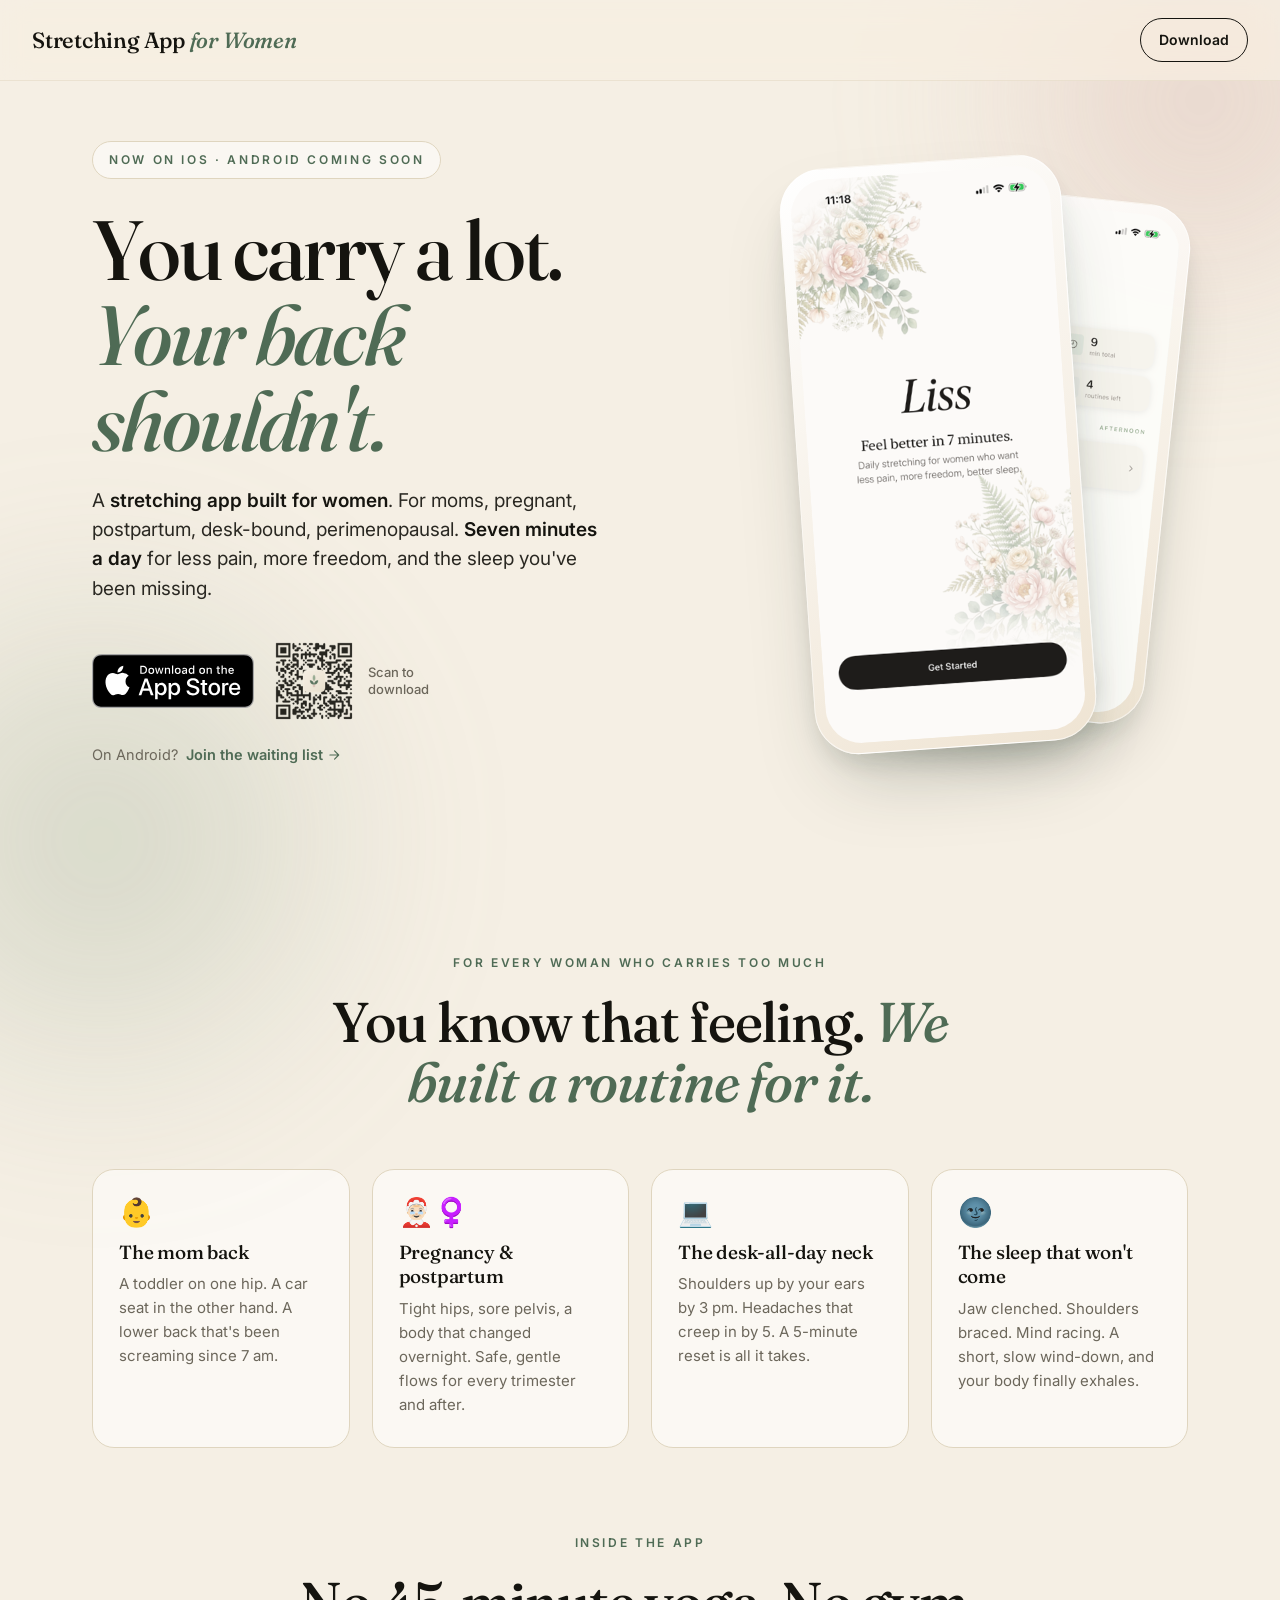
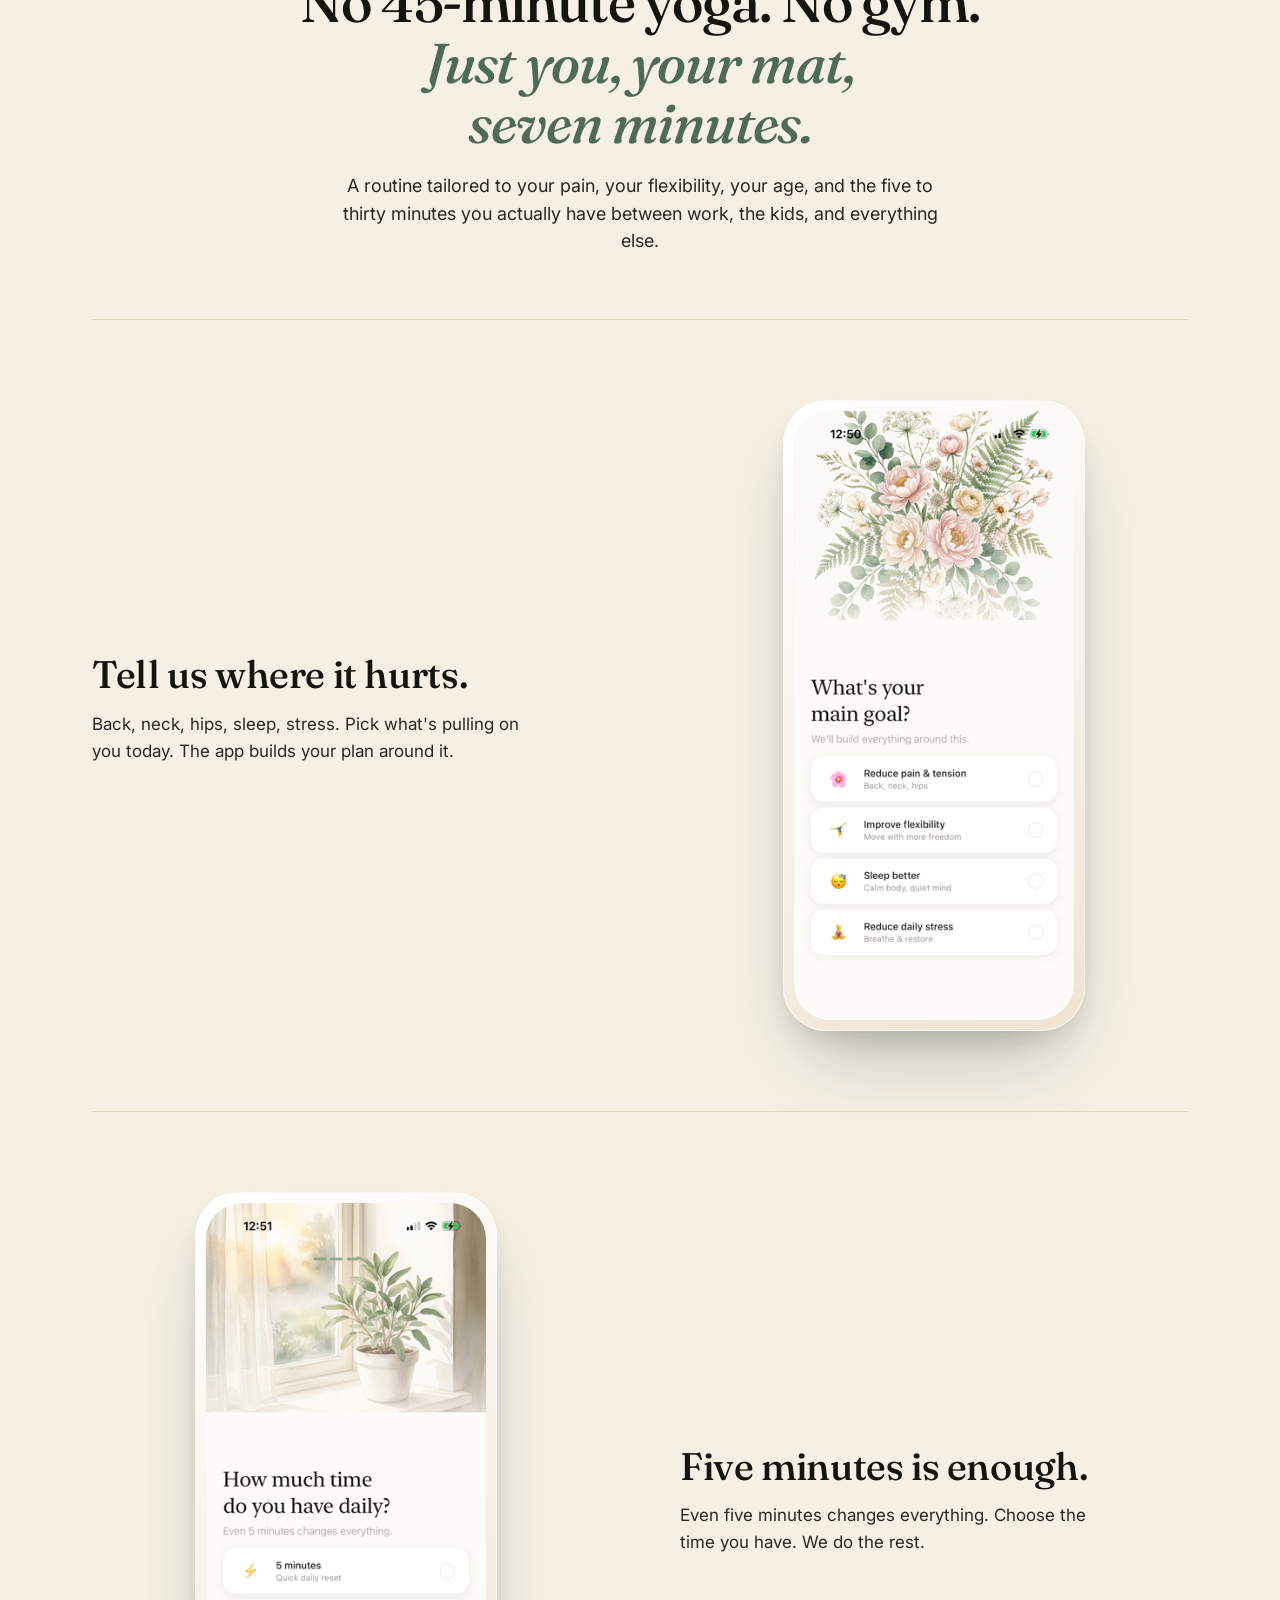
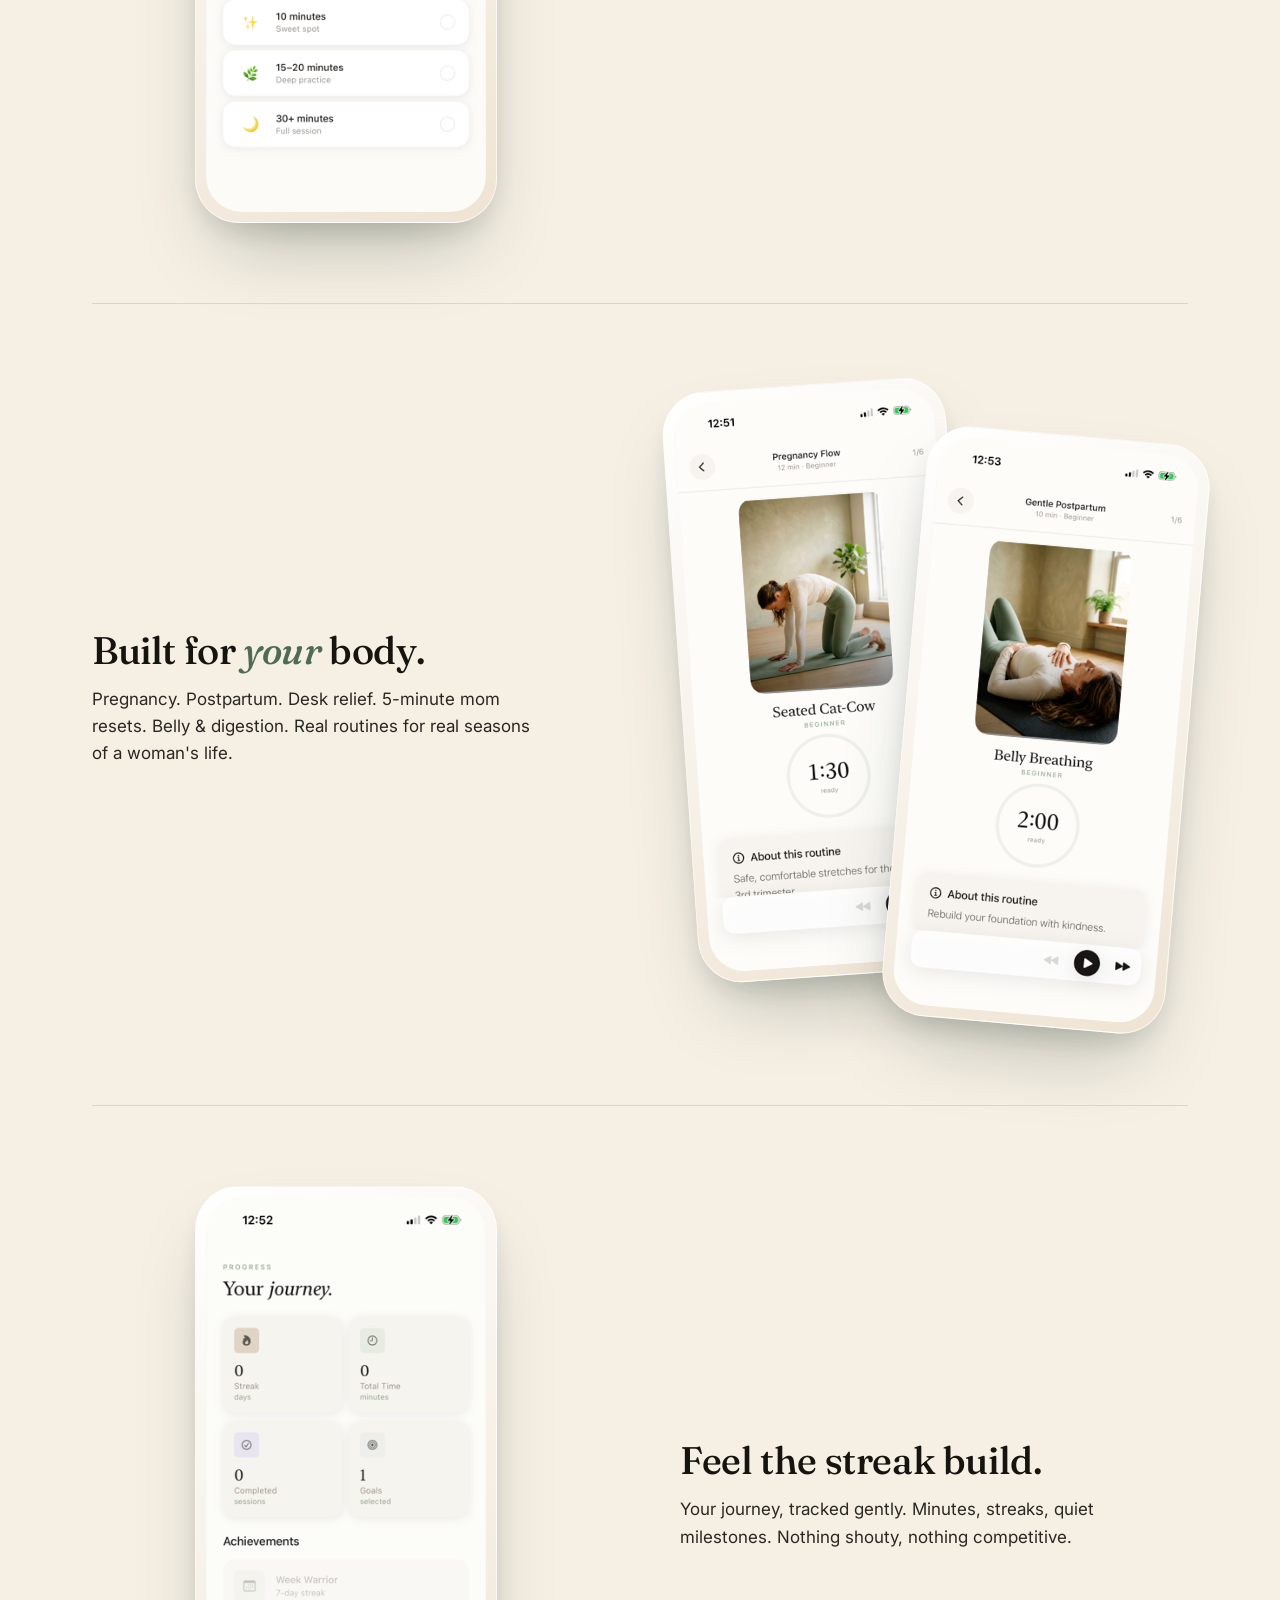
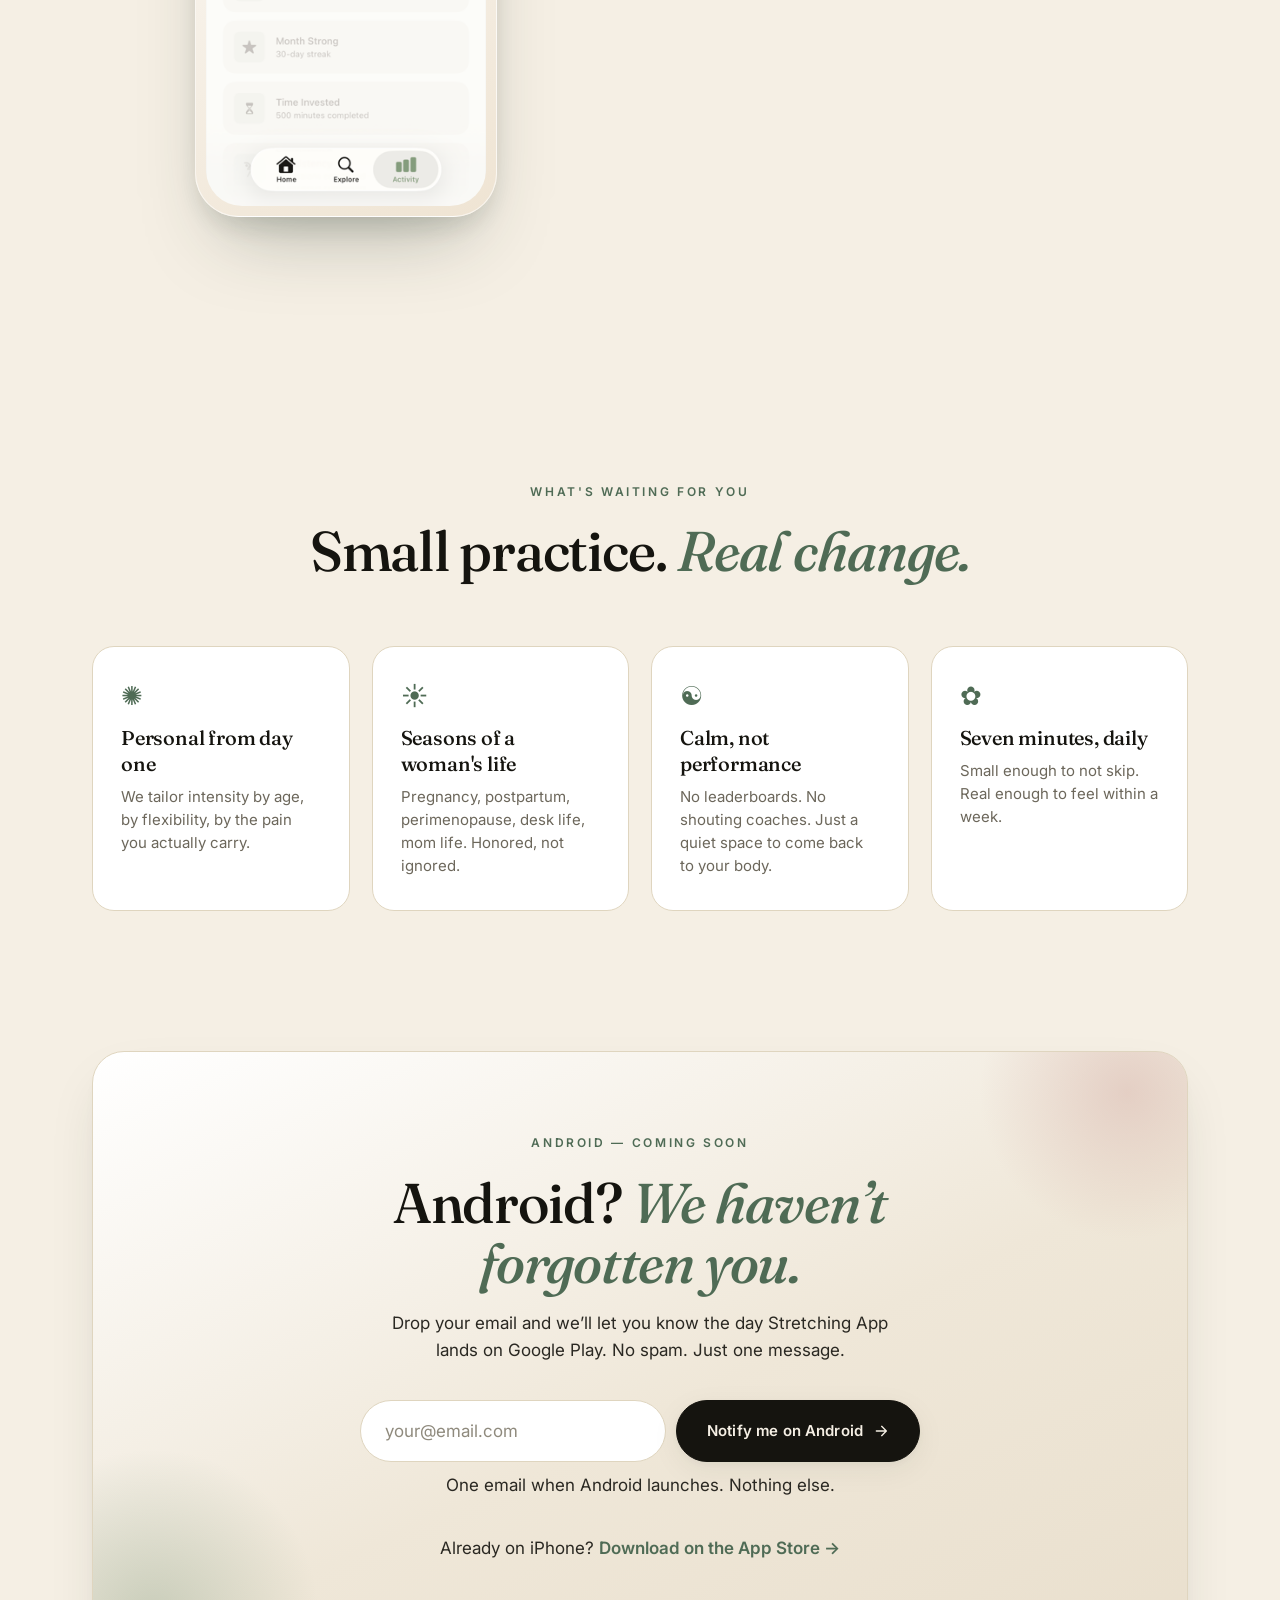
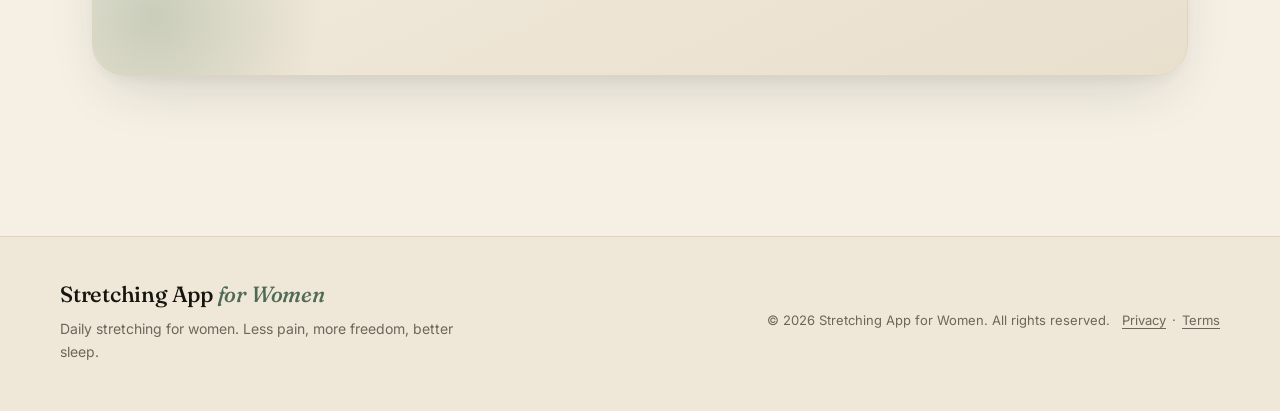
<file: index.html>
<!DOCTYPE html>
<html lang="en">
<head>
    <meta charset="UTF-8">
    <meta name="viewport" content="width=device-width, initial-scale=1.0, viewport-fit=cover">

    <title>Stretching App for Women. Feel better in 7 minutes.</title>
    <meta name="description" content="Daily stretching for women. Less pain, more freedom, better sleep. Download on iOS — Android coming soon.">
    <meta name="keywords" content="stretching app for women, women stretching, pregnancy stretching, postpartum recovery, flexibility, back pain relief, sleep better, mom stretching, 7 minute stretching">
    <meta name="author" content="Stretching App for Women">
    <meta name="theme-color" content="#F5EFE4">
    <meta name="apple-mobile-web-app-capable" content="yes">
    <meta name="apple-mobile-web-app-status-bar-style" content="default">
    <meta name="format-detection" content="telephone=no">

    <!-- Apple Smart App Banner (auto-shown by Safari on iOS) -->
    <meta name="apple-itunes-app" content="app-id=6762275293">

    <link rel="canonical" href="https://stretchingapp.net/">

    <!-- Open Graph -->
    <meta property="og:type" content="website">
    <meta property="og:url" content="https://stretchingapp.net/">
    <meta property="og:title" content="Stretching App for Women. Feel better in 7 minutes.">
    <meta property="og:description" content="Daily stretching for women. Less pain. More freedom. Better sleep. Join the waiting list.">
    <meta property="og:image" content="https://stretchingapp.net/img/og-image.png">
    <meta property="og:image:width" content="1200">
    <meta property="og:image:height" content="630">
    <meta property="og:site_name" content="Stretching App for Women">
    <meta property="og:locale" content="en_US">

    <meta name="twitter:card" content="summary_large_image">
    <meta name="twitter:title" content="Stretching App for Women. Feel better in 7 minutes.">
    <meta name="twitter:description" content="Daily stretching for women. Less pain. More freedom. Better sleep.">
    <meta name="twitter:image" content="https://stretchingapp.net/img/og-image.png">

    <link rel="icon" href="img/favicon.svg" type="image/svg+xml">
    <link rel="icon" href="img/favicon.ico" sizes="any">
    <link rel="apple-touch-icon" href="img/apple-touch-icon.png">
    <link rel="manifest" href="manifest.json">

    <!-- Fonts: Fraunces for elegant serif (matches app), Inter for UI -->
    <link rel="preconnect" href="https://fonts.googleapis.com">
    <link rel="preconnect" href="https://fonts.gstatic.com" crossorigin>
    <link href="https://fonts.googleapis.com/css2?family=Fraunces:ital,opsz,wght@0,9..144,400;0,9..144,500;0,9..144,600;0,9..144,700;1,9..144,400;1,9..144,500&family=Inter:wght@400;500;600;700&display=swap" rel="stylesheet">

    <!-- Preload LCP hero image -->
    <link rel="preload" as="image" href="img/screen-splash.png" fetchpriority="high">

    <link rel="stylesheet" href="css/style.css?v=7">
    <link rel="stylesheet" href="css/legal.css?v=1">

    <!-- =========================================================
         ANALYTICS &amp; ADS SCAFFOLDING
         Replace the ID placeholders below with your real IDs
         when you set up Google Ads / GA4 / Meta Pixel.
         ========================================================= -->

    <!-- Google tag (gtag.js) — GA4 -->
    <script async src="https://www.googletagmanager.com/gtag/js?id=G-6105N8CFKP"></script>
    <script>
        window.dataLayer = window.dataLayer || [];
        function gtag(){dataLayer.push(arguments);}
        gtag('js', new Date());
        gtag('config', 'G-6105N8CFKP');
        /* Add Google Ads when you have it:
        gtag('config', 'AW-XXXXXXXXXX'); */
    </script>

    <!-- Meta Pixel -->
    <!--
    <script>
        !function(f,b,e,v,n,t,s){if(f.fbq)return;n=f.fbq=function(){n.callMethod?
        n.callMethod.apply(n,arguments):n.queue.push(arguments)};if(!f._fbq)f._fbq=n;
        n.push=n;n.loaded=!0;n.version='2.0';n.queue=[];t=b.createElement(e);t.async=!0;
        t.src=v;s=b.getElementsByTagName(e)[0];s.parentNode.insertBefore(t,s)}(window,
        document,'script','https://connect.facebook.net/en_US/fbevents.js');
        fbq('init', 'META_PIXEL_ID');
        fbq('track', 'PageView');
    </script>
    <noscript><img height="1" width="1" style="display:none" src="https://www.facebook.com/tr?id=META_PIXEL_ID&amp;ev=PageView&amp;noscript=1"/></noscript>
    -->
    <!-- =========================================================
         END ANALYTICS &amp; ADS SCAFFOLDING
         ========================================================= -->

    <script type="application/ld+json">
    {
        "@context": "https://schema.org",
        "@type": "SoftwareApplication",
        "name": "Stretching App for Women",
        "operatingSystem": "iOS",
        "applicationCategory": "HealthApplication",
        "description": "Daily stretching for women. Personalized 7-minute routines for less pain, more freedom, and better sleep. Includes pregnancy, postpartum, and desk relief flows.",
        "offers": {
            "@type": "Offer",
            "price": "0",
            "priceCurrency": "USD"
        },
        "availability": "https://schema.org/PreOrder"
    }
    </script>
</head>
<body>

    <!-- Ambient botanical glow -->
    <div class="ambient ambient-1"></div>
    <div class="ambient ambient-2"></div>

    <!-- Minimal navigation: logo only -->
    <nav id="navbar">
        <a href="./" class="nav-logo" aria-label="Stretching App for Women. Home">Stretching App <em>for&nbsp;Women</em></a>
        <a href="https://apps.apple.com/app/id6762275293" class="nav-cta" target="_blank" rel="noopener">Download</a>
    </nav>

    <!-- Hero -->
    <section class="hero">
        <div class="hero-inner">
            <div class="hero-copy">
                <span class="eyebrow">Now on iOS &middot; Android coming soon</span>
                <h1>You carry a lot. <em>Your back shouldn't.</em></h1>
                <p class="hero-sub">A <strong>stretching app built for women</strong>. For moms, pregnant, postpartum, desk-bound, perimenopausal. <strong>Seven minutes a day</strong> for less pain, more freedom, and the sleep you've been missing.</p>

                <!-- Primary CTA: App Store badge + QR code -->
                <div class="download-cta">
                    <a href="https://apps.apple.com/app/id6762275293" class="appstore-link" target="_blank" rel="noopener" aria-label="Download on the App Store" data-track="appstore_click_hero">
                        <img src="img/appstore-badge.svg" alt="Download on the App Store" width="160" height="54" loading="eager">
                    </a>
                    <div class="qr-wrap" aria-hidden="false">
                        <img src="img/appstore-qr.png" alt="Scan to download on the App Store" width="84" height="84" loading="eager">
                        <span class="qr-label">Scan to download</span>
                    </div>
                </div>

                <p class="android-link-wrap">
                    On Android?
                    <a href="#waitlist" class="android-link">Join the waiting list
                        <svg width="14" height="14" viewBox="0 0 24 24" fill="none" stroke="currentColor" stroke-width="2" stroke-linecap="round" stroke-linejoin="round" aria-hidden="true"><path d="M5 12h14M13 5l7 7-7 7"/></svg>
                    </a>
                </p>
            </div>

            <div class="hero-visual" aria-hidden="true">
                <div class="phone-frame phone-hero">
                    <img src="img/screen-splash.png" alt="Liss" loading="eager" width="300" height="650">
                </div>
                <div class="phone-frame phone-offset">
                    <img src="img/screen-today.png" alt="Home screen. How does your body feel today?" loading="eager" width="300" height="650">
                </div>
            </div>
        </div>
    </section>

    <!-- Pain points / Why -->
    <section class="why reveal" aria-label="Why this app">
        <span class="section-label">For every woman who carries too much</span>
        <h2>You know that feeling. <em>We built a routine for it.</em></h2>
        <div class="pain-grid">
            <div class="pain-card reveal">
                <div class="pain-icon">&#128118;</div>
                <h3>The mom back</h3>
                <p>A toddler on one hip. A car seat in the other hand. A lower back that's been screaming since 7&nbsp;am.</p>
            </div>
            <div class="pain-card reveal">
                <div class="pain-icon">&#129334;&#127995;&#8205;&#9792;&#65039;</div>
                <h3>Pregnancy &amp; postpartum</h3>
                <p>Tight hips, sore pelvis, a body that changed overnight. Safe, gentle flows for every trimester and after.</p>
            </div>
            <div class="pain-card reveal">
                <div class="pain-icon">&#128187;</div>
                <h3>The desk-all-day neck</h3>
                <p>Shoulders up by your ears by 3&nbsp;pm. Headaches that creep in by 5. A 5-minute reset is all it takes.</p>
            </div>
            <div class="pain-card reveal">
                <div class="pain-icon">&#127770;</div>
                <h3>The sleep that won't come</h3>
                <p>Jaw clenched. Shoulders braced. Mind racing. A short, slow wind-down, and your body finally exhales.</p>
            </div>
        </div>
    </section>

    <!-- Product / Screens showcase -->
    <section class="showcase" aria-label="Inside the app">
        <div class="section-header reveal">
            <span class="section-label">Inside the app</span>
            <h2>No 45-minute yoga. No gym. <em>Just you, your mat, seven&nbsp;minutes.</em></h2>
            <p class="section-sub">A routine tailored to your pain, your flexibility, your age, and the five to thirty minutes you actually have between work, the kids, and everything else.</p>
        </div>

        <div class="showcase-row reveal">
            <div class="showcase-text">
                <h3>Tell us where it hurts.</h3>
                <p>Back, neck, hips, sleep, stress. Pick what's pulling on you today. The app builds your plan around it.</p>
            </div>
            <div class="showcase-visual">
                <div class="phone-frame">
                    <img src="img/screen-goal.png" alt="Choose your main goal screen" loading="lazy" width="300" height="650">
                </div>
            </div>
        </div>

        <div class="showcase-row reverse reveal">
            <div class="showcase-text">
                <h3>Five minutes is enough.</h3>
                <p>Even five minutes changes everything. Choose the time you have. We do the rest.</p>
            </div>
            <div class="showcase-visual">
                <div class="phone-frame">
                    <img src="img/screen-time.png" alt="Choose how much daily time you have" loading="lazy" width="300" height="650">
                </div>
            </div>
        </div>

        <div class="showcase-row reveal">
            <div class="showcase-text">
                <h3>Built for <em>your</em> body.</h3>
                <p>Pregnancy. Postpartum. Desk relief. 5-minute mom resets. Belly &amp; digestion. Real routines for real seasons of a woman's life.</p>
            </div>
            <div class="showcase-visual showcase-stack">
                <div class="phone-frame phone-small">
                    <img src="img/screen-pregnancy.png" alt="Pregnancy flow routine" loading="lazy" width="240" height="520">
                </div>
                <div class="phone-frame phone-small phone-tuck">
                    <img src="img/screen-postpartum.png" alt="Gentle postpartum routine" loading="lazy" width="240" height="520">
                </div>
            </div>
        </div>

        <div class="showcase-row reverse reveal">
            <div class="showcase-text">
                <h3>Feel the streak build.</h3>
                <p>Your journey, tracked gently. Minutes, streaks, quiet milestones. Nothing shouty, nothing competitive.</p>
            </div>
            <div class="showcase-visual">
                <div class="phone-frame">
                    <img src="img/screen-journey.png" alt="Your journey progress screen" loading="lazy" width="300" height="650">
                </div>
            </div>
        </div>
    </section>

    <!-- Promises -->
    <section class="promises reveal" aria-label="What you get">
        <div class="section-header reveal">
            <span class="section-label">What's waiting for you</span>
            <h2>Small practice. <em>Real change.</em></h2>
        </div>
        <div class="promises-grid">
            <div class="promise-card reveal">
                <div class="promise-mark">&#10042;</div>
                <h3>Personal from day one</h3>
                <p>We tailor intensity by age, by flexibility, by the pain you actually carry.</p>
            </div>
            <div class="promise-card reveal">
                <div class="promise-mark">&#9728;</div>
                <h3>Seasons of a woman's life</h3>
                <p>Pregnancy, postpartum, perimenopause, desk life, mom life. Honored, not ignored.</p>
            </div>
            <div class="promise-card reveal">
                <div class="promise-mark">&#9775;</div>
                <h3>Calm, not performance</h3>
                <p>No leaderboards. No shouting coaches. Just a quiet space to come back to your body.</p>
            </div>
            <div class="promise-card reveal">
                <div class="promise-mark">&#10047;</div>
                <h3>Seven minutes, daily</h3>
                <p>Small enough to not skip. Real enough to feel within a week.</p>
            </div>
        </div>
    </section>

    <!-- Android waitlist CTA -->
    <section class="final-cta" id="waitlist" aria-label="Android waiting list">
        <div class="cta-box reveal">
            <span class="section-label">Android &mdash; Coming soon</span>
            <h2>Android? <em>We haven&rsquo;t forgotten you.</em></h2>
            <p>Drop your email and we&rsquo;ll let you know the day Stretching App lands on Google Play. No spam. Just one message.</p>

            <form id="waitlist-form-2" class="waitlist waitlist-large" data-platform="android" novalidate>
                <label for="email-final" class="sr-only">Your email</label>
                <input type="email" id="email-final" name="email" placeholder="your@email.com" required autocomplete="email">
                <input type="hidden" name="platform" value="android">
                <input type="text" name="_gotcha" tabindex="-1" autocomplete="off" aria-hidden="true" style="position:absolute;left:-9999px;width:1px;height:1px;opacity:0;pointer-events:none;">
                <button type="submit" class="btn-primary">
                    Notify me on Android
                    <svg width="16" height="16" viewBox="0 0 24 24" fill="none" stroke="currentColor" stroke-width="2" stroke-linecap="round" stroke-linejoin="round" aria-hidden="true"><path d="M5 12h14M13 5l7 7-7 7"/></svg>
                </button>
                <p class="waitlist-note">One email when Android launches. Nothing else.</p>
                <p class="waitlist-success" hidden>You're on the list. We'll tell you the moment Android is live. &#128144;</p>
            </form>

            <p class="cta-aside">Already on iPhone? <a href="https://apps.apple.com/app/id6762275293" target="_blank" rel="noopener">Download on the App Store &rarr;</a></p>
        </div>
    </section>

    <footer>
        <div class="footer-inner">
            <div class="footer-brand">
                <div class="nav-logo">Stretching App <em>for Women</em></div>
                <p>Daily stretching for women. Less pain, more freedom, better sleep.</p>
            </div>
            <div class="footer-meta">
                <span>&copy; <span id="year">2026</span> Stretching App for Women. All rights reserved.</span>
                <span class="footer-links"><a href="/privacy/">Privacy</a> &middot; <a href="/terms/">Terms</a></span>
            </div>
        </div>
    </footer>

    <script src="js/main.js" defer></script>
</body>
</html>
</file>
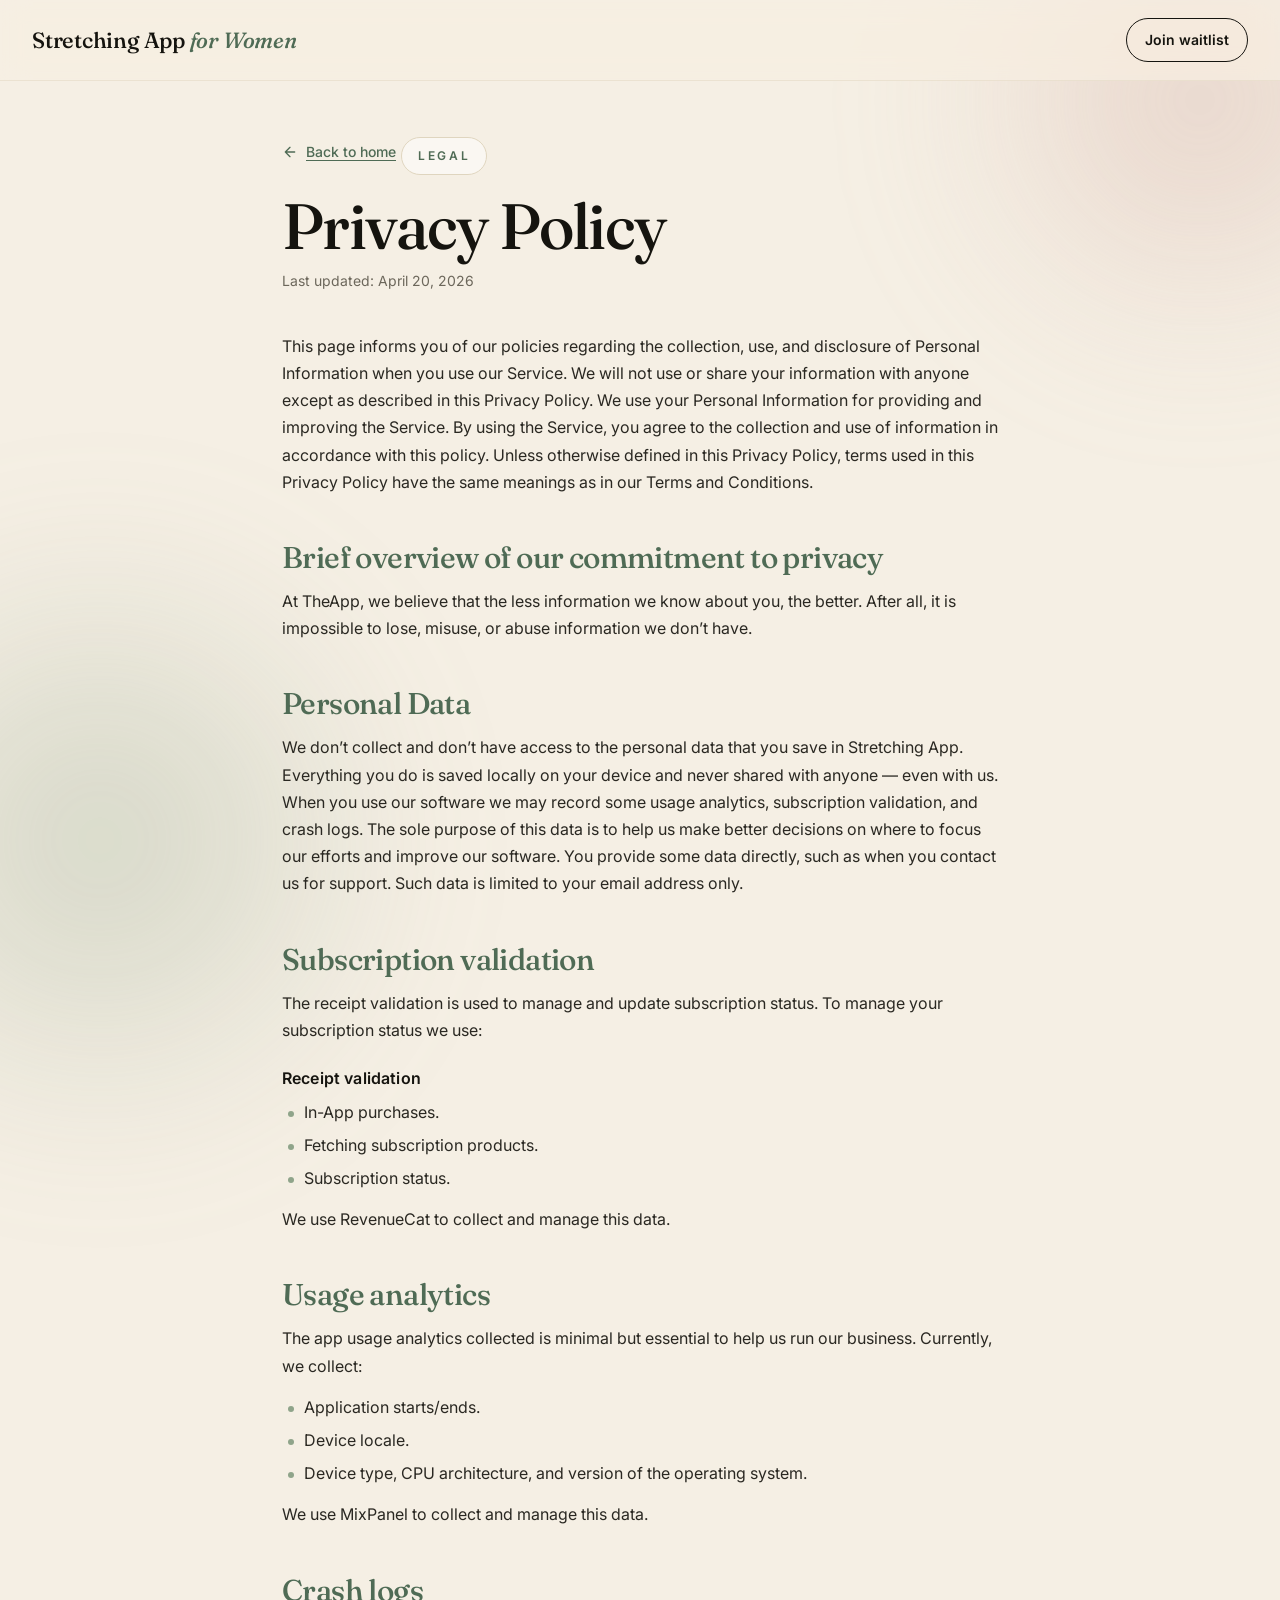
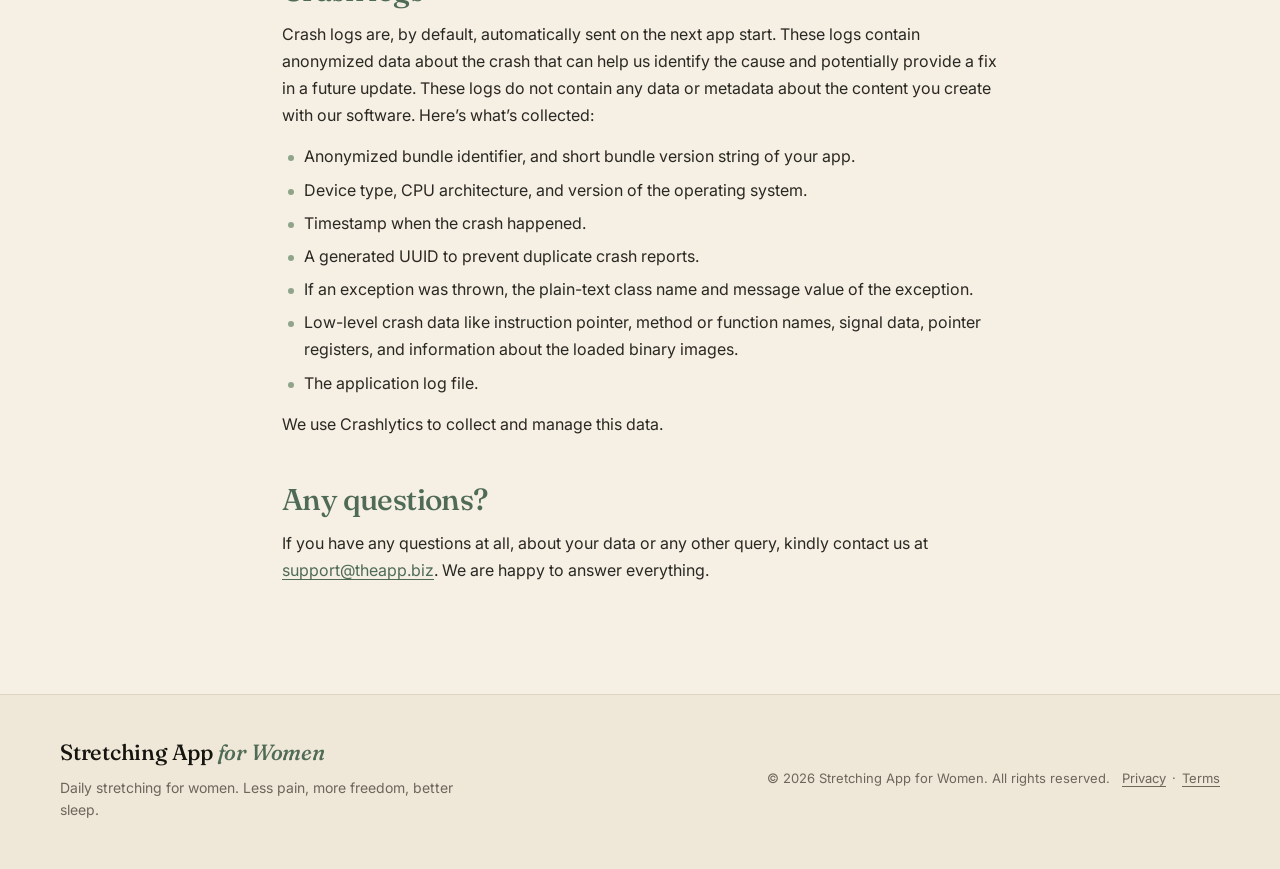
<file: privacy/index.html>
<!DOCTYPE html>
<html lang="en">
<head>
    <meta charset="UTF-8">
    <meta name="viewport" content="width=device-width, initial-scale=1.0, viewport-fit=cover">
    <title>Privacy Policy. Stretching App for Women</title>
    <meta name="description" content="Privacy policy for Stretching App for Women. How we handle your data.">
    <meta name="theme-color" content="#F5EFE4">
    <meta name="robots" content="index, follow">
    <link rel="canonical" href="https://stretchingapp.net/privacy/">
    <link rel="icon" href="/img/favicon.svg" type="image/svg+xml">
    <link rel="icon" href="/img/favicon.ico" sizes="any">
    <link rel="apple-touch-icon" href="/img/apple-touch-icon.png">
    <link rel="preconnect" href="https://fonts.googleapis.com">
    <link rel="preconnect" href="https://fonts.gstatic.com" crossorigin>
    <link href="https://fonts.googleapis.com/css2?family=Fraunces:ital,opsz,wght@0,9..144,400;0,9..144,500;0,9..144,600;1,9..144,400&family=Inter:wght@400;500;600&display=swap" rel="stylesheet">
    <link rel="stylesheet" href="/css/style.css?v=3">
    <link rel="stylesheet" href="/css/legal.css?v=1">

    <!-- Google tag (gtag.js) — GA4 -->
    <script async src="https://www.googletagmanager.com/gtag/js?id=G-6105N8CFKP"></script>
    <script>
        window.dataLayer = window.dataLayer || [];
        function gtag(){dataLayer.push(arguments);}
        gtag('js', new Date());
        gtag('config', 'G-6105N8CFKP');
    </script>
</head>
<body>
    <div class="ambient ambient-1"></div>
    <div class="ambient ambient-2"></div>

    <nav id="navbar">
        <a href="/" class="nav-logo" aria-label="Stretching App for Women. Home">Stretching App <em>for&nbsp;Women</em></a>
        <a href="/#waitlist" class="nav-cta">Join waitlist</a>
    </nav>

    <main class="legal">
        <a href="/" class="legal-back" aria-label="Back to home">
            <svg width="16" height="16" viewBox="0 0 24 24" fill="none" stroke="currentColor" stroke-width="2" stroke-linecap="round" stroke-linejoin="round" aria-hidden="true"><path d="M19 12H5M12 19l-7-7 7-7"/></svg>
            Back to home
        </a>

        <span class="eyebrow">Legal</span>
        <h1>Privacy Policy</h1>
        <p class="legal-updated">Last updated: April 20, 2026</p>

        <p>This page informs you of our policies regarding the collection, use, and disclosure of Personal Information when you use our Service. We will not use or share your information with anyone except as described in this Privacy Policy. We use your Personal Information for providing and improving the Service. By using the Service, you agree to the collection and use of information in accordance with this policy. Unless otherwise defined in this Privacy Policy, terms used in this Privacy Policy have the same meanings as in our Terms and Conditions.</p>

        <h2>Brief overview of our commitment to privacy</h2>
        <p>At TheApp, we believe that the less information we know about you, the better. After all, it is impossible to lose, misuse, or abuse information we don&rsquo;t have.</p>

        <h2>Personal Data</h2>
        <p>We don&rsquo;t collect and don&rsquo;t have access to the personal data that you save in Stretching App. Everything you do is saved locally on your device and never shared with anyone &mdash; even with us. When you use our software we may record some usage analytics, subscription validation, and crash logs. The sole purpose of this data is to help us make better decisions on where to focus our efforts and improve our software. You provide some data directly, such as when you contact us for support. Such data is limited to your email address only.</p>

        <h2>Subscription validation</h2>
        <p>The receipt validation is used to manage and update subscription status. To manage your subscription status we use:</p>

        <h3>Receipt validation</h3>
        <ul>
            <li>In-App purchases.</li>
            <li>Fetching subscription products.</li>
            <li>Subscription status.</li>
        </ul>
        <p>We use RevenueCat to collect and manage this data.</p>

        <h2>Usage analytics</h2>
        <p>The app usage analytics collected is minimal but essential to help us run our business. Currently, we collect:</p>
        <ul>
            <li>Application starts/ends.</li>
            <li>Device locale.</li>
            <li>Device type, CPU architecture, and version of the operating system.</li>
        </ul>
        <p>We use MixPanel to collect and manage this data.</p>

        <h2>Crash logs</h2>
        <p>Crash logs are, by default, automatically sent on the next app start. These logs contain anonymized data about the crash that can help us identify the cause and potentially provide a fix in a future update. These logs do not contain any data or metadata about the content you create with our software. Here&rsquo;s what&rsquo;s collected:</p>
        <ul>
            <li>Anonymized bundle identifier, and short bundle version string of your app.</li>
            <li>Device type, CPU architecture, and version of the operating system.</li>
            <li>Timestamp when the crash happened.</li>
            <li>A generated UUID to prevent duplicate crash reports.</li>
            <li>If an exception was thrown, the plain-text class name and message value of the exception.</li>
            <li>Low-level crash data like instruction pointer, method or function names, signal data, pointer registers, and information about the loaded binary images.</li>
            <li>The application log file.</li>
        </ul>
        <p>We use Crashlytics to collect and manage this data.</p>

        <h2>Any questions?</h2>
        <p>If you have any questions at all, about your data or any other query, kindly contact us at <a href="mailto:support@theapp.biz">support@theapp.biz</a>. We are happy to answer everything.</p>
    </main>

    <footer>
        <div class="footer-inner">
            <div class="footer-brand">
                <div class="nav-logo">Stretching App <em>for Women</em></div>
                <p>Daily stretching for women. Less pain, more freedom, better sleep.</p>
            </div>
            <div class="footer-meta">
                <span>&copy; <span id="year">2026</span> Stretching App for Women. All rights reserved.</span>
                <span class="footer-links"><a href="/privacy/">Privacy</a> &middot; <a href="/terms/">Terms</a></span>
            </div>
        </div>
    </footer>

    <script>document.getElementById('year').textContent = new Date().getFullYear();</script>
</body>
</html>
</file>
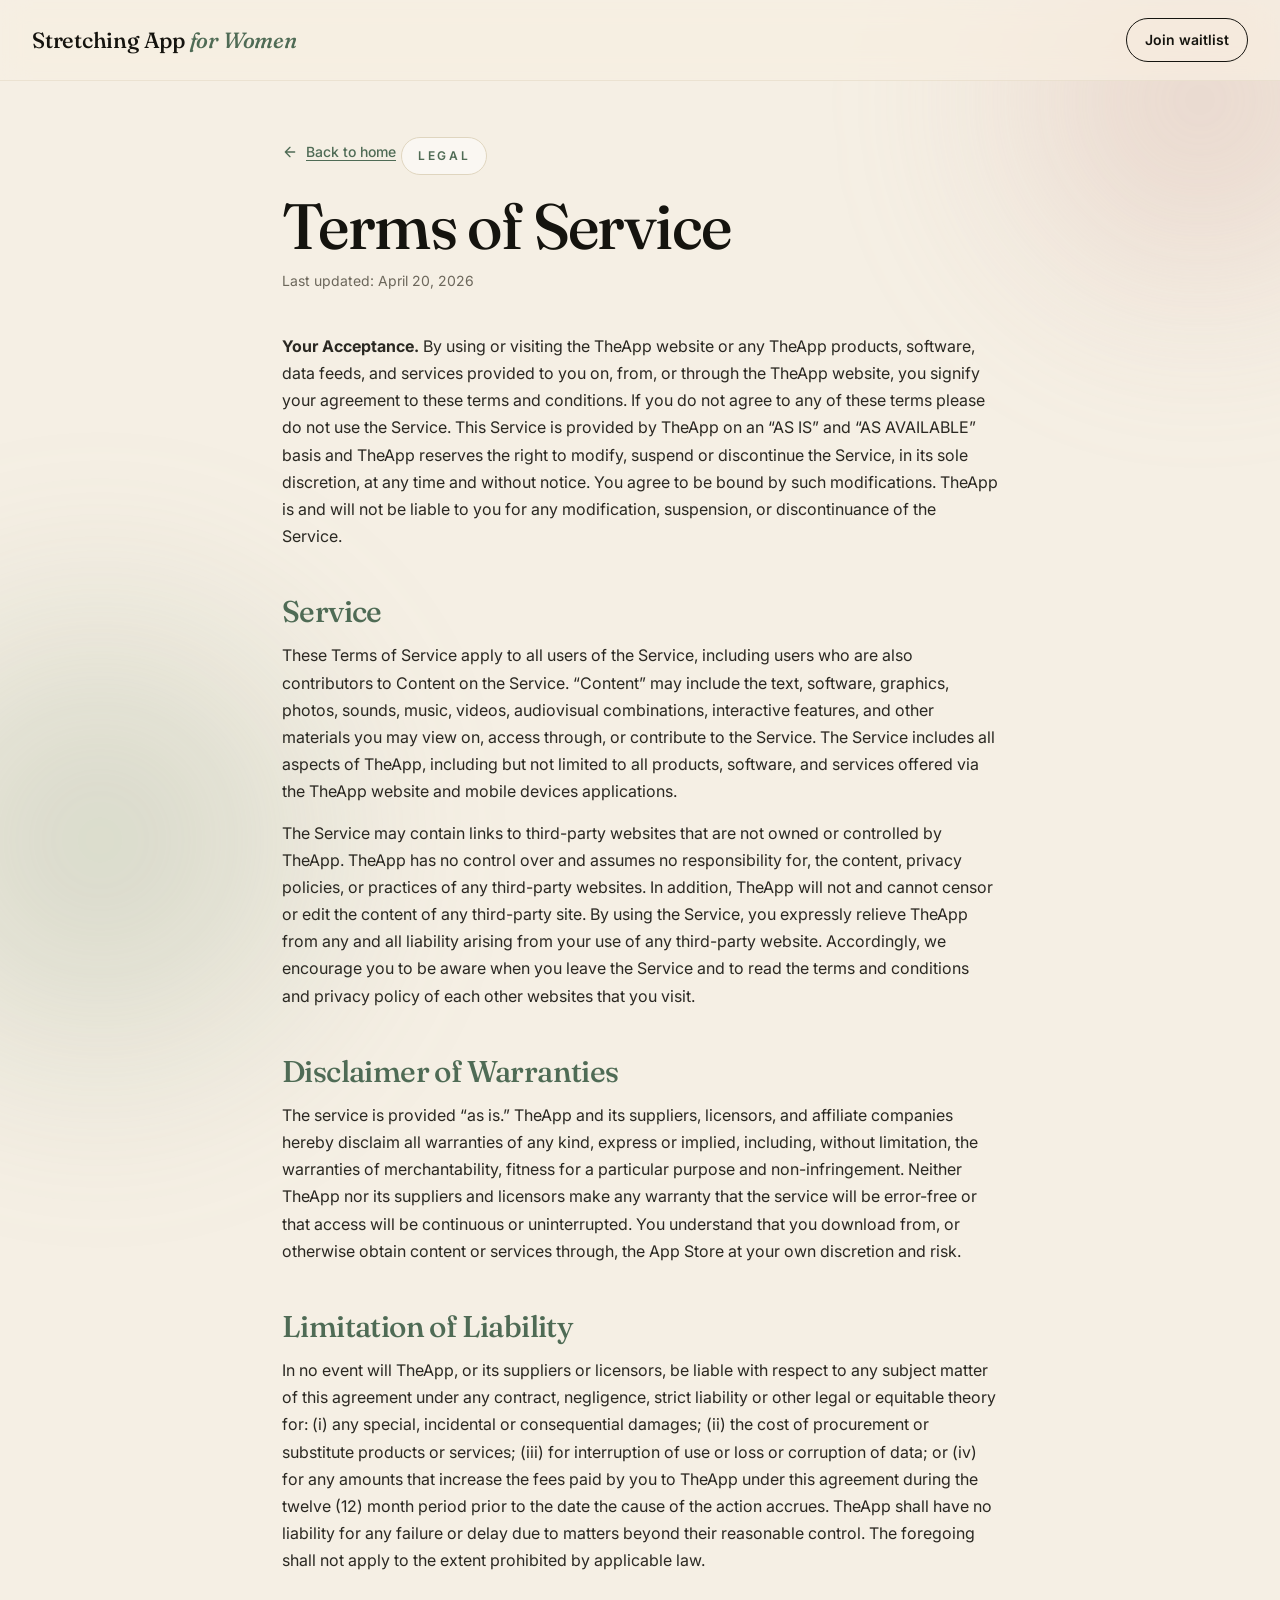
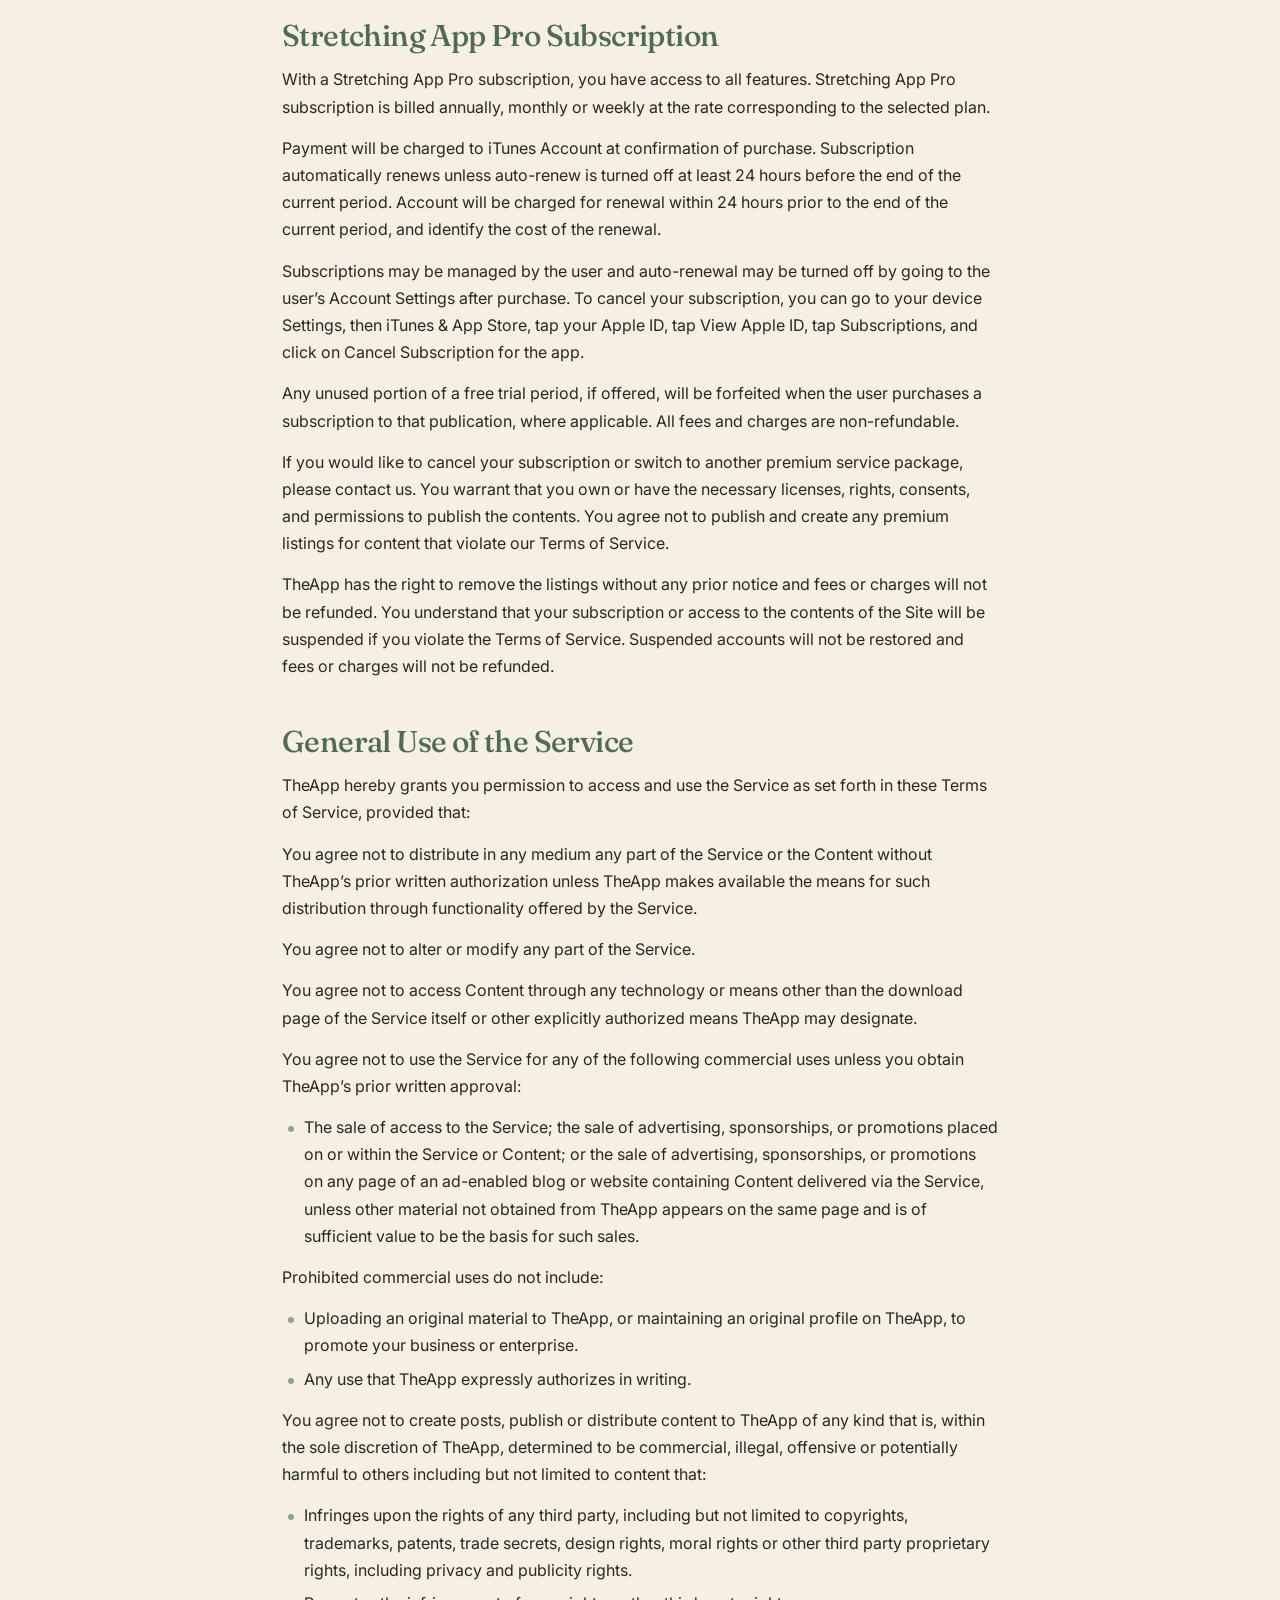
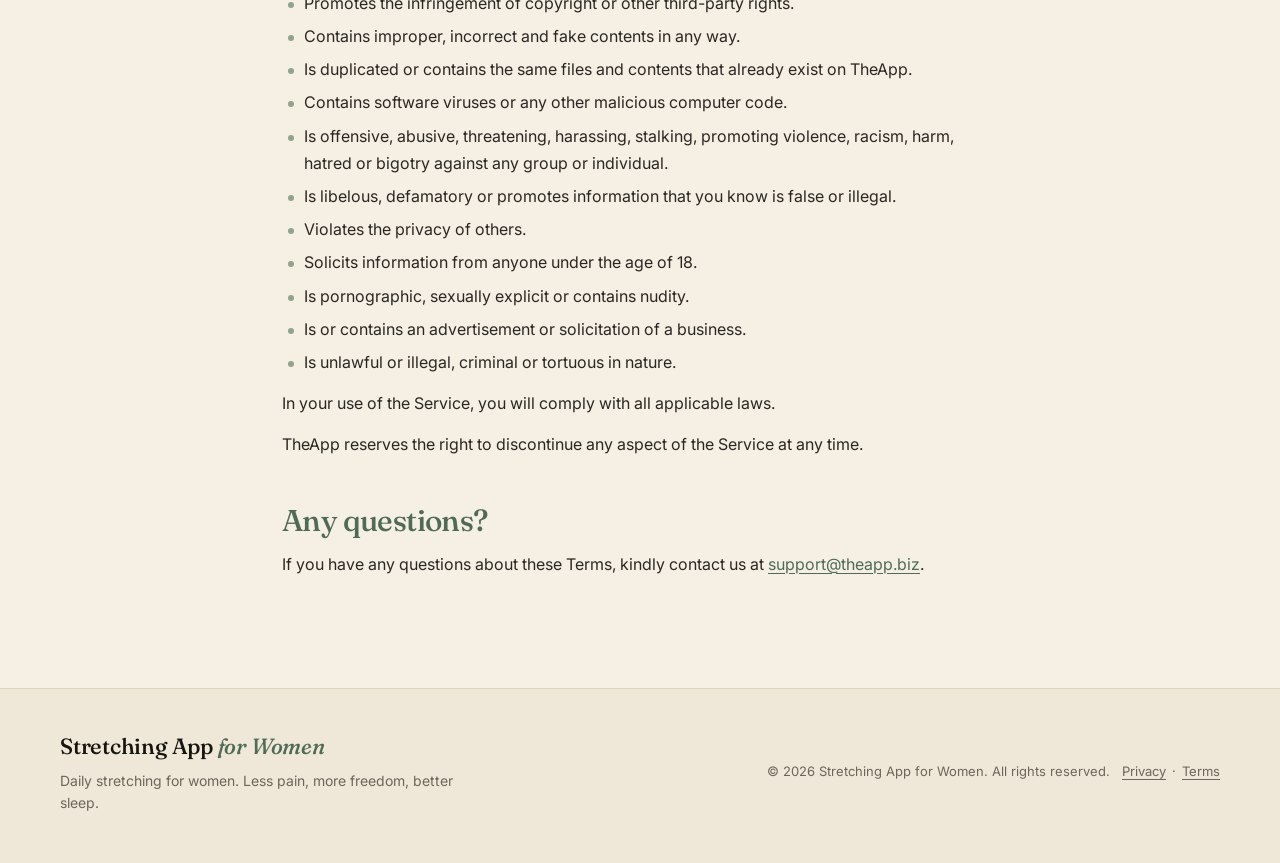
<file: terms/index.html>
<!DOCTYPE html>
<html lang="en">
<head>
    <meta charset="UTF-8">
    <meta name="viewport" content="width=device-width, initial-scale=1.0, viewport-fit=cover">
    <title>Terms of Service. Stretching App for Women</title>
    <meta name="description" content="Terms of Service for Stretching App for Women. Read our terms and conditions.">
    <meta name="theme-color" content="#F5EFE4">
    <meta name="robots" content="index, follow">
    <link rel="canonical" href="https://stretchingapp.net/terms/">
    <link rel="icon" href="/img/favicon.svg" type="image/svg+xml">
    <link rel="icon" href="/img/favicon.ico" sizes="any">
    <link rel="apple-touch-icon" href="/img/apple-touch-icon.png">
    <link rel="preconnect" href="https://fonts.googleapis.com">
    <link rel="preconnect" href="https://fonts.gstatic.com" crossorigin>
    <link href="https://fonts.googleapis.com/css2?family=Fraunces:ital,opsz,wght@0,9..144,400;0,9..144,500;0,9..144,600;1,9..144,400&family=Inter:wght@400;500;600&display=swap" rel="stylesheet">
    <link rel="stylesheet" href="/css/style.css?v=3">
    <link rel="stylesheet" href="/css/legal.css?v=1">

    <!-- Google tag (gtag.js) — GA4 -->
    <script async src="https://www.googletagmanager.com/gtag/js?id=G-6105N8CFKP"></script>
    <script>
        window.dataLayer = window.dataLayer || [];
        function gtag(){dataLayer.push(arguments);}
        gtag('js', new Date());
        gtag('config', 'G-6105N8CFKP');
    </script>
</head>
<body>
    <div class="ambient ambient-1"></div>
    <div class="ambient ambient-2"></div>

    <nav id="navbar">
        <a href="/" class="nav-logo" aria-label="Stretching App for Women. Home">Stretching App <em>for&nbsp;Women</em></a>
        <a href="/#waitlist" class="nav-cta">Join waitlist</a>
    </nav>

    <main class="legal">
        <a href="/" class="legal-back" aria-label="Back to home">
            <svg width="16" height="16" viewBox="0 0 24 24" fill="none" stroke="currentColor" stroke-width="2" stroke-linecap="round" stroke-linejoin="round" aria-hidden="true"><path d="M19 12H5M12 19l-7-7 7-7"/></svg>
            Back to home
        </a>

        <span class="eyebrow">Legal</span>
        <h1>Terms of Service</h1>
        <p class="legal-updated">Last updated: April 20, 2026</p>

        <p><strong>Your Acceptance.</strong> By using or visiting the TheApp website or any TheApp products, software, data feeds, and services provided to you on, from, or through the TheApp website, you signify your agreement to these terms and conditions. If you do not agree to any of these terms please do not use the Service. This Service is provided by TheApp on an &ldquo;AS IS&rdquo; and &ldquo;AS AVAILABLE&rdquo; basis and TheApp reserves the right to modify, suspend or discontinue the Service, in its sole discretion, at any time and without notice. You agree to be bound by such modifications. TheApp is and will not be liable to you for any modification, suspension, or discontinuance of the Service.</p>

        <h2>Service</h2>
        <p>These Terms of Service apply to all users of the Service, including users who are also contributors to Content on the Service. &ldquo;Content&rdquo; may include the text, software, graphics, photos, sounds, music, videos, audiovisual combinations, interactive features, and other materials you may view on, access through, or contribute to the Service. The Service includes all aspects of TheApp, including but not limited to all products, software, and services offered via the TheApp website and mobile devices applications.</p>
        <p>The Service may contain links to third-party websites that are not owned or controlled by TheApp. TheApp has no control over and assumes no responsibility for, the content, privacy policies, or practices of any third-party websites. In addition, TheApp will not and cannot censor or edit the content of any third-party site. By using the Service, you expressly relieve TheApp from any and all liability arising from your use of any third-party website. Accordingly, we encourage you to be aware when you leave the Service and to read the terms and conditions and privacy policy of each other websites that you visit.</p>

        <h2>Disclaimer of Warranties</h2>
        <p>The service is provided &ldquo;as is.&rdquo; TheApp and its suppliers, licensors, and affiliate companies hereby disclaim all warranties of any kind, express or implied, including, without limitation, the warranties of merchantability, fitness for a particular purpose and non-infringement. Neither TheApp nor its suppliers and licensors make any warranty that the service will be error-free or that access will be continuous or uninterrupted. You understand that you download from, or otherwise obtain content or services through, the App Store at your own discretion and risk.</p>

        <h2>Limitation of Liability</h2>
        <p>In no event will TheApp, or its suppliers or licensors, be liable with respect to any subject matter of this agreement under any contract, negligence, strict liability or other legal or equitable theory for: (i) any special, incidental or consequential damages; (ii) the cost of procurement or substitute products or services; (iii) for interruption of use or loss or corruption of data; or (iv) for any amounts that increase the fees paid by you to TheApp under this agreement during the twelve (12) month period prior to the date the cause of the action accrues. TheApp shall have no liability for any failure or delay due to matters beyond their reasonable control. The foregoing shall not apply to the extent prohibited by applicable law.</p>

        <h2>Stretching App Pro Subscription</h2>
        <p>With a Stretching App Pro subscription, you have access to all features. Stretching App Pro subscription is billed annually, monthly or weekly at the rate corresponding to the selected plan.</p>
        <p>Payment will be charged to iTunes Account at confirmation of purchase. Subscription automatically renews unless auto-renew is turned off at least 24 hours before the end of the current period. Account will be charged for renewal within 24 hours prior to the end of the current period, and identify the cost of the renewal.</p>
        <p>Subscriptions may be managed by the user and auto-renewal may be turned off by going to the user&rsquo;s Account Settings after purchase. To cancel your subscription, you can go to your device Settings, then iTunes &amp; App Store, tap your Apple ID, tap View Apple ID, tap Subscriptions, and click on Cancel Subscription for the app.</p>
        <p>Any unused portion of a free trial period, if offered, will be forfeited when the user purchases a subscription to that publication, where applicable. All fees and charges are non-refundable.</p>
        <p>If you would like to cancel your subscription or switch to another premium service package, please contact us. You warrant that you own or have the necessary licenses, rights, consents, and permissions to publish the contents. You agree not to publish and create any premium listings for content that violate our Terms of Service.</p>
        <p>TheApp has the right to remove the listings without any prior notice and fees or charges will not be refunded. You understand that your subscription or access to the contents of the Site will be suspended if you violate the Terms of Service. Suspended accounts will not be restored and fees or charges will not be refunded.</p>

        <h2>General Use of the Service</h2>
        <p>TheApp hereby grants you permission to access and use the Service as set forth in these Terms of Service, provided that:</p>
        <p>You agree not to distribute in any medium any part of the Service or the Content without TheApp&rsquo;s prior written authorization unless TheApp makes available the means for such distribution through functionality offered by the Service.</p>
        <p>You agree not to alter or modify any part of the Service.</p>
        <p>You agree not to access Content through any technology or means other than the download page of the Service itself or other explicitly authorized means TheApp may designate.</p>
        <p>You agree not to use the Service for any of the following commercial uses unless you obtain TheApp&rsquo;s prior written approval:</p>
        <ul>
            <li>The sale of access to the Service; the sale of advertising, sponsorships, or promotions placed on or within the Service or Content; or the sale of advertising, sponsorships, or promotions on any page of an ad-enabled blog or website containing Content delivered via the Service, unless other material not obtained from TheApp appears on the same page and is of sufficient value to be the basis for such sales.</li>
        </ul>

        <p>Prohibited commercial uses do not include:</p>
        <ul>
            <li>Uploading an original material to TheApp, or maintaining an original profile on TheApp, to promote your business or enterprise.</li>
            <li>Any use that TheApp expressly authorizes in writing.</li>
        </ul>

        <p>You agree not to create posts, publish or distribute content to TheApp of any kind that is, within the sole discretion of TheApp, determined to be commercial, illegal, offensive or potentially harmful to others including but not limited to content that:</p>
        <ul>
            <li>Infringes upon the rights of any third party, including but not limited to copyrights, trademarks, patents, trade secrets, design rights, moral rights or other third party proprietary rights, including privacy and publicity rights.</li>
            <li>Promotes the infringement of copyright or other third-party rights.</li>
            <li>Contains improper, incorrect and fake contents in any way.</li>
            <li>Is duplicated or contains the same files and contents that already exist on TheApp.</li>
            <li>Contains software viruses or any other malicious computer code.</li>
            <li>Is offensive, abusive, threatening, harassing, stalking, promoting violence, racism, harm, hatred or bigotry against any group or individual.</li>
            <li>Is libelous, defamatory or promotes information that you know is false or illegal.</li>
            <li>Violates the privacy of others.</li>
            <li>Solicits information from anyone under the age of 18.</li>
            <li>Is pornographic, sexually explicit or contains nudity.</li>
            <li>Is or contains an advertisement or solicitation of a business.</li>
            <li>Is unlawful or illegal, criminal or tortuous in nature.</li>
        </ul>

        <p>In your use of the Service, you will comply with all applicable laws.</p>
        <p>TheApp reserves the right to discontinue any aspect of the Service at any time.</p>

        <h2>Any questions?</h2>
        <p>If you have any questions about these Terms, kindly contact us at <a href="mailto:support@theapp.biz">support@theapp.biz</a>.</p>
    </main>

    <footer>
        <div class="footer-inner">
            <div class="footer-brand">
                <div class="nav-logo">Stretching App <em>for Women</em></div>
                <p>Daily stretching for women. Less pain, more freedom, better sleep.</p>
            </div>
            <div class="footer-meta">
                <span>&copy; <span id="year">2026</span> Stretching App for Women. All rights reserved.</span>
                <span class="footer-links"><a href="/privacy/">Privacy</a> &middot; <a href="/terms/">Terms</a></span>
            </div>
        </div>
    </footer>

    <script>document.getElementById('year').textContent = new Date().getFullYear();</script>
</body>
</html>
</file>
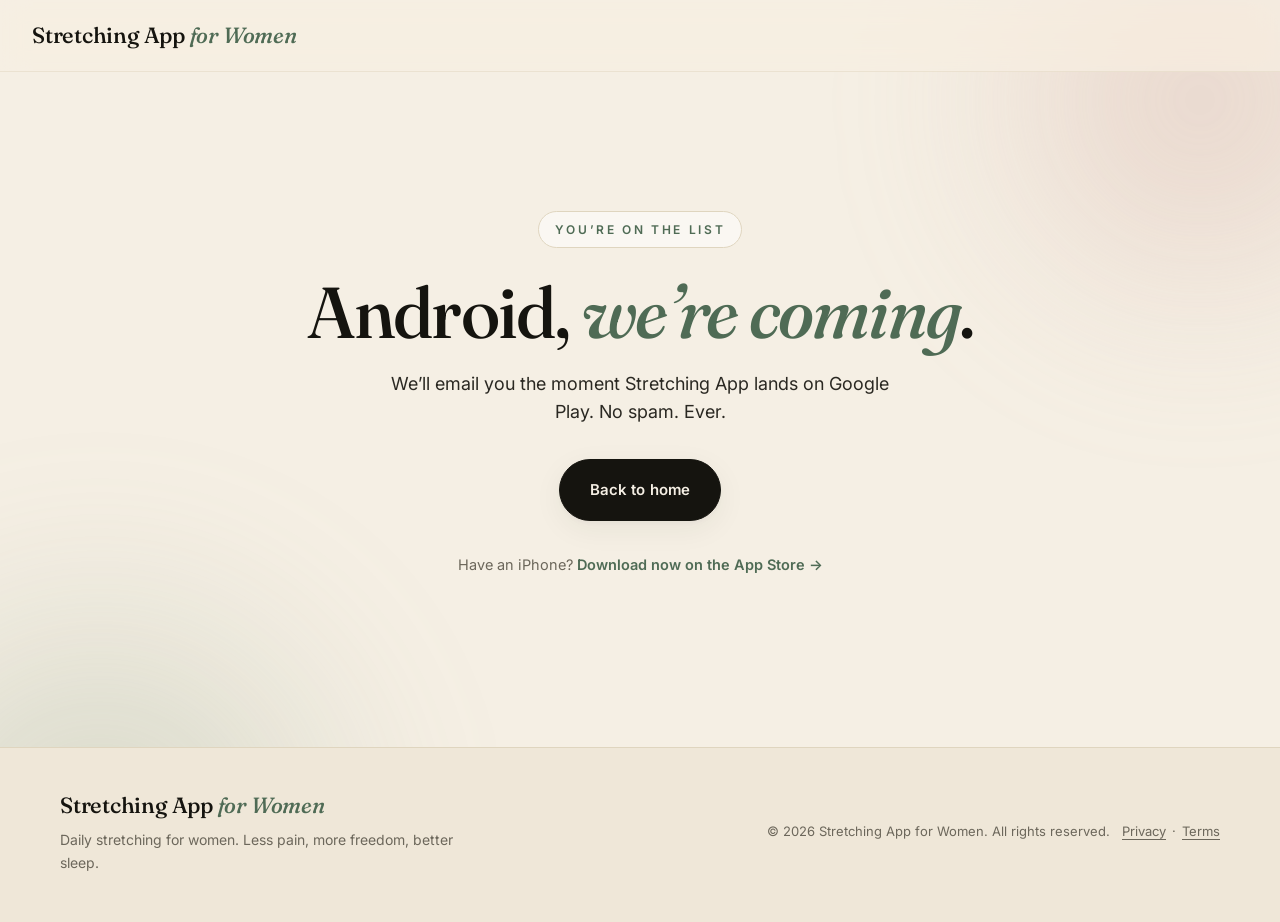
<file: thanks.html>
<!DOCTYPE html>
<html lang="en">
<head>
    <meta charset="UTF-8">
    <meta name="viewport" content="width=device-width, initial-scale=1.0, viewport-fit=cover">
    <title>You're on the list. Stretching App for Women</title>
    <meta name="description" content="Thanks for joining the Stretching App for Women waiting list.">
    <meta name="robots" content="noindex, follow">
    <link rel="canonical" href="https://stretchingapp.net/thanks.html">
    <link rel="icon" href="img/favicon.svg" type="image/svg+xml">
    <link rel="icon" href="img/favicon.ico" sizes="any">
    <link rel="apple-touch-icon" href="img/apple-touch-icon.png">
    <link rel="preconnect" href="https://fonts.googleapis.com">
    <link rel="preconnect" href="https://fonts.gstatic.com" crossorigin>
    <link href="https://fonts.googleapis.com/css2?family=Fraunces:ital,opsz,wght@0,9..144,400;0,9..144,500;0,9..144,600;1,9..144,400&family=Inter:wght@400;500;600&display=swap" rel="stylesheet">
    <link rel="stylesheet" href="css/style.css?v=3">
    <link rel="stylesheet" href="css/legal.css?v=1">

    <!-- Google tag (gtag.js) — GA4 -->
    <script async src="https://www.googletagmanager.com/gtag/js?id=G-6105N8CFKP"></script>
    <script>
        window.dataLayer = window.dataLayer || [];
        function gtag(){dataLayer.push(arguments);}
        gtag('js', new Date());
        gtag('config', 'G-6105N8CFKP');
    </script>

    <style>
        .thanks-wrap {
            min-height: 75vh;
            display: flex;
            flex-direction: column;
            align-items: center;
            justify-content: center;
            text-align: center;
            padding: 80px 24px;
            max-width: 720px;
            margin: 0 auto;
            position: relative;
            z-index: 1;
        }
        .thanks-wrap h1 {
            font-size: clamp(40px, 6.5vw, 72px);
            margin-bottom: 20px;
        }
        .thanks-wrap p {
            font-size: 18px;
            color: var(--ink-2);
            max-width: 520px;
            margin: 0 auto 32px;
        }
        .thanks-aside {
            margin-top: 32px !important;
            font-size: 14.5px !important;
            color: var(--mute) !important;
        }
        .thanks-aside a {
            font-weight: 600;
            color: var(--sage-deep);
            border-bottom: 1px solid transparent;
            transition: color 0.2s ease, border-color 0.2s ease;
        }
        .thanks-aside a:hover {
            color: var(--sage-dark);
            border-bottom-color: var(--sage-deep);
        }
    </style>
</head>
<body>
    <div class="ambient ambient-1"></div>
    <div class="ambient ambient-2"></div>

    <nav id="navbar">
        <a href="/" class="nav-logo" aria-label="Stretching App for Women. Home">Stretching App <em>for&nbsp;Women</em></a>
    </nav>

    <main class="thanks-wrap">
        <span class="eyebrow">You&rsquo;re on the list</span>
        <h1>Android, <em>we&rsquo;re coming</em>.</h1>
        <p>We&rsquo;ll email you the moment Stretching App lands on Google Play. No spam. Ever.</p>
        <a href="/" class="btn-primary">Back to home</a>
        <p class="thanks-aside">Have an iPhone? <a href="https://apps.apple.com/app/id6762275293" target="_blank" rel="noopener">Download now on the App Store &rarr;</a></p>
    </main>

    <footer>
        <div class="footer-inner">
            <div class="footer-brand">
                <div class="nav-logo">Stretching App <em>for Women</em></div>
                <p>Daily stretching for women. Less pain, more freedom, better sleep.</p>
            </div>
            <div class="footer-meta">
                <span>&copy; <span id="year">2026</span> Stretching App for Women. All rights reserved.</span>
                <span class="footer-links"><a href="/privacy/">Privacy</a> &middot; <a href="/terms/">Terms</a></span>
            </div>
        </div>
    </footer>

    <script>document.getElementById('year').textContent = new Date().getFullYear();</script>

    <script>
        /* GA4 — fires the canonical lead-conversion event */
        if (typeof window.gtag === 'function') {
            window.gtag('event', 'generate_lead', {
                method: 'waitlist',
                platform: 'android',
                currency: 'USD',
                value: 1
            });
            /* Add Google Ads conversion when you have it:
            window.gtag('event', 'conversion', { send_to: 'AW-XXXXXXXXXX/CONVERSION_LABEL' }); */
        }
        if (typeof window.fbq === 'function') {
            window.fbq('track', 'CompleteRegistration');
        }
    </script>
</body>
</html>
</file>
<file: css/style.css>
/* =========================================================
   Stretching for Women — landing page
   Palette inspired by the Solace in-app aesthetic:
   cream/bone backgrounds, sage greens, blush pink accents,
   Fraunces elegant serif.
   ========================================================= */

:root {
    --cream:        #F5EFE4;
    --cream-2:      #EFE7D8;
    --cream-3:      #E9DFCD;
    --ink:          #15140F;
    --ink-2:        #2A2822;
    --mute:         #6C675B;
    --mute-soft:    #8F8A7D;
    --line:         #DFD5BF;
    --sage:         #8FA48A;
    --sage-deep:    #4F6B55;
    --sage-dark:    #233329;
    --blush:        #D9B8AF;
    --peach:        #E4C9A8;
    --gold:         #C9A86B;

    --radius:       22px;
    --radius-lg:    32px;
    --radius-pill:  999px;

    --shadow-soft:  0 8px 30px rgba(35, 51, 41, 0.06), 0 2px 6px rgba(35, 51, 41, 0.04);
    --shadow-card:  0 24px 60px -20px rgba(35, 51, 41, 0.18), 0 8px 20px -8px rgba(35, 51, 41, 0.08);
    --shadow-phone: 0 40px 80px -30px rgba(35, 51, 41, 0.35), 0 14px 30px -10px rgba(35, 51, 41, 0.18);

    --font-serif:   'Fraunces', 'Cormorant Garamond', Georgia, 'Times New Roman', serif;
    --font-sans:    'Inter', -apple-system, BlinkMacSystemFont, 'Segoe UI', Roboto, sans-serif;

    --max-width:    1160px;
}

*,
*::before,
*::after {
    box-sizing: border-box;
}

html {
    scroll-behavior: smooth;
    -webkit-text-size-adjust: 100%;
}

body {
    margin: 0;
    font-family: var(--font-sans);
    font-size: 17px;
    line-height: 1.6;
    color: var(--ink);
    background: var(--cream);
    -webkit-font-smoothing: antialiased;
    -moz-osx-font-smoothing: grayscale;
    overflow-x: hidden;
}

img {
    max-width: 100%;
    display: block;
}

a {
    color: inherit;
    text-decoration: none;
}

.sr-only {
    position: absolute;
    width: 1px;
    height: 1px;
    padding: 0;
    margin: -1px;
    overflow: hidden;
    clip: rect(0,0,0,0);
    white-space: nowrap;
    border: 0;
}

/* ---------- Ambient blobs ---------- */
.ambient {
    position: fixed;
    border-radius: 50%;
    filter: blur(80px);
    pointer-events: none;
    z-index: 0;
    opacity: 0.55;
}
.ambient-1 {
    width: 520px;
    height: 520px;
    background: radial-gradient(circle, var(--blush) 0%, transparent 70%);
    top: -160px;
    right: -180px;
}
.ambient-2 {
    width: 640px;
    height: 640px;
    background: radial-gradient(circle, var(--sage) 0%, transparent 70%);
    bottom: -260px;
    left: -220px;
    opacity: 0.35;
}

/* ---------- Navigation ---------- */
#navbar {
    position: sticky;
    top: 0;
    z-index: 100;
    display: flex;
    align-items: center;
    justify-content: space-between;
    padding: 18px 32px;
    backdrop-filter: saturate(160%) blur(14px);
    -webkit-backdrop-filter: saturate(160%) blur(14px);
    background: rgba(245, 239, 228, 0.72);
    border-bottom: 1px solid rgba(223, 213, 191, 0.5);
}
.nav-logo {
    font-family: var(--font-serif);
    font-size: 22px;
    font-weight: 500;
    letter-spacing: -0.01em;
    color: var(--ink);
}
.nav-logo em {
    font-style: italic;
    color: var(--sage-deep);
}
.nav-cta {
    font-family: var(--font-sans);
    font-size: 14px;
    font-weight: 600;
    color: var(--ink);
    padding: 10px 18px;
    border-radius: var(--radius-pill);
    border: 1px solid var(--ink);
    transition: background 0.2s ease, color 0.2s ease, transform 0.15s ease;
}
.nav-cta:hover {
    background: var(--ink);
    color: var(--cream);
    transform: translateY(-1px);
}

/* ---------- Section scaffolding ---------- */
section {
    position: relative;
    z-index: 1;
    padding: 120px 32px;
    max-width: var(--max-width);
    margin: 0 auto;
}

.section-label {
    display: inline-block;
    font-family: var(--font-sans);
    font-size: 12px;
    font-weight: 600;
    letter-spacing: 0.22em;
    text-transform: uppercase;
    color: var(--sage-deep);
    margin-bottom: 20px;
}

.section-header {
    text-align: center;
    max-width: 760px;
    margin: 0 auto 64px;
}

h1, h2, h3 {
    font-family: var(--font-serif);
    font-weight: 500;
    color: var(--ink);
    letter-spacing: -0.01em;
    margin: 0 0 18px;
}
h1 em, h2 em, h3 em {
    font-style: italic;
    font-weight: 500;
    color: var(--sage-deep);
}

h1 {
    font-size: clamp(44px, 6.8vw, 84px);
    line-height: 1.02;
    letter-spacing: -0.025em;
}

h2 {
    font-size: clamp(32px, 4.6vw, 56px);
    line-height: 1.08;
    letter-spacing: -0.02em;
}

h3 {
    font-size: 22px;
    line-height: 1.3;
}

p {
    margin: 0 0 14px;
    color: var(--ink-2);
}

/* ---------- Hero ---------- */
.hero {
    padding-top: 60px;
    padding-bottom: 140px;
}
.hero-inner {
    display: grid;
    grid-template-columns: 1.05fr 1fr;
    gap: 72px;
    align-items: center;
}
.eyebrow {
    display: inline-block;
    font-family: var(--font-sans);
    font-size: 12px;
    font-weight: 600;
    letter-spacing: 0.22em;
    text-transform: uppercase;
    color: var(--sage-deep);
    padding: 8px 16px;
    border: 1px solid var(--line);
    border-radius: var(--radius-pill);
    background: rgba(255, 255, 255, 0.5);
    margin-bottom: 28px;
}
.hero-sub {
    font-size: 19px;
    line-height: 1.55;
    color: var(--ink-2);
    max-width: 520px;
    margin: 22px 0 36px;
}
.hero-sub strong {
    font-weight: 600;
    color: var(--ink);
}

/* ---------- Download CTA (App Store + QR) ---------- */
.download-cta {
    display: flex;
    align-items: center;
    gap: 18px;
    flex-wrap: wrap;
    margin: 0 0 20px;
}
.appstore-link {
    display: inline-flex;
    line-height: 0;
    transition: opacity 0.2s ease, transform 0.15s ease;
}
.appstore-link:hover {
    opacity: 0.85;
    transform: translateY(-1px);
}
.appstore-link img {
    display: block;
    height: 54px;
    width: auto;
}

.qr-wrap {
    display: inline-flex;
    align-items: center;
    gap: 12px;
}
.qr-wrap img {
    width: 84px;
    height: 84px;
    display: block;
    opacity: 0.92;
    transition: opacity 0.2s ease;
}
.qr-wrap:hover img {
    opacity: 1;
}
.qr-label {
    font-family: var(--font-sans);
    font-size: 13px;
    font-weight: 500;
    color: var(--mute);
    line-height: 1.3;
    max-width: 80px;
}

/* Android link under hero CTA */
.android-link-wrap {
    font-size: 14.5px;
    color: var(--mute);
    margin: 0;
}
.android-link {
    display: inline-flex;
    align-items: center;
    gap: 4px;
    font-weight: 600;
    color: var(--sage-deep);
    border-bottom: 1px solid transparent;
    transition: color 0.2s ease, border-color 0.2s ease;
    margin-left: 4px;
}
.android-link:hover {
    color: var(--sage-dark);
    border-bottom-color: var(--sage-deep);
}
.android-link svg {
    transition: transform 0.2s ease;
}
.android-link:hover svg {
    transform: translateX(2px);
}

/* iOS-only: hide QR code (already have native access + Smart Banner) */
@supports (-webkit-touch-callout: none) {
    .qr-wrap {
        display: none;
    }
}

/* Android waitlist aside link */
.cta-aside {
    margin: 24px 0 0;
    font-size: 14px;
    color: var(--mute);
}
.cta-aside a {
    font-weight: 600;
    color: var(--sage-deep);
    border-bottom: 1px solid transparent;
    transition: color 0.2s ease, border-color 0.2s ease;
}
.cta-aside a:hover {
    color: var(--sage-dark);
    border-bottom-color: var(--sage-deep);
}

/* ---------- Waitlist form ---------- */
.waitlist {
    display: flex;
    flex-wrap: wrap;
    gap: 10px;
    max-width: 520px;
    margin: 0;
}
.waitlist input[type="email"] {
    flex: 1 1 240px;
    min-width: 0;
    padding: 18px 22px;
    font-family: var(--font-sans);
    font-size: 16px;
    color: var(--ink);
    background: #FFFFFF;
    border: 1px solid var(--line);
    border-radius: var(--radius-pill);
    outline: none;
    transition: border-color 0.2s ease, box-shadow 0.2s ease;
}
.waitlist input[type="email"]::placeholder {
    color: var(--mute-soft);
}
.waitlist input[type="email"]:focus {
    border-color: var(--sage-deep);
    box-shadow: 0 0 0 4px rgba(79, 107, 85, 0.12);
}
.btn-primary {
    display: inline-flex;
    align-items: center;
    justify-content: center;
    gap: 10px;
    padding: 18px 30px;
    font-family: var(--font-sans);
    font-size: 15px;
    font-weight: 600;
    letter-spacing: 0.01em;
    color: var(--cream);
    background: var(--ink);
    border: 1px solid var(--ink);
    border-radius: var(--radius-pill);
    cursor: pointer;
    transition: transform 0.15s ease, background 0.2s ease, box-shadow 0.2s ease;
    box-shadow: var(--shadow-soft);
    white-space: nowrap;
}
.btn-primary:hover {
    background: var(--sage-dark);
    transform: translateY(-2px);
    box-shadow: 0 14px 32px -10px rgba(35, 51, 41, 0.35);
}
.btn-primary:active {
    transform: translateY(0);
}
.btn-primary svg {
    transition: transform 0.2s ease;
}
.btn-primary:hover svg {
    transform: translateX(3px);
}
.waitlist-note {
    flex: 1 0 100%;
    margin: 10px 0 0;
    font-size: 13px;
    color: var(--mute);
}
.waitlist-success {
    flex: 1 0 100%;
    margin: 14px 0 0;
    padding: 14px 18px;
    font-size: 15px;
    color: var(--sage-dark);
    background: rgba(143, 164, 138, 0.18);
    border: 1px solid rgba(79, 107, 85, 0.3);
    border-radius: var(--radius);
    line-height: 1.45;
}
.waitlist.is-loading .btn-primary {
    opacity: 0.6;
    pointer-events: none;
}

/* ---------- Phone mockups ---------- */
.hero-visual {
    position: relative;
    display: flex;
    justify-content: center;
    align-items: center;
    min-height: 620px;
}
.phone-frame {
    border-radius: 44px;
    padding: 10px;
    background: linear-gradient(150deg, #ffffff 0%, #efe4d3 100%);
    box-shadow: var(--shadow-phone);
    border: 1px solid rgba(255, 255, 255, 0.6);
    overflow: hidden;
    line-height: 0;
}
.phone-frame img {
    width: 260px;
    height: auto;
    border-radius: 36px;
    display: block;
}
.phone-hero {
    transform: rotate(-4deg);
    position: relative;
    z-index: 2;
}
.phone-offset {
    position: absolute;
    right: 4%;
    top: 8%;
    transform: rotate(6deg);
    z-index: 1;
    opacity: 0.96;
}
.phone-offset img {
    width: 230px;
}

.phone-small img {
    width: 220px;
}
.phone-tuck {
    margin-left: -60px;
    margin-top: 50px;
    transform: rotate(5deg);
}
.phone-tuck + .phone-frame,
.showcase-stack .phone-frame:first-child {
    transform: rotate(-4deg);
}

/* ---------- Why section ---------- */
.why {
    padding-top: 40px;
    padding-bottom: 40px;
    text-align: center;
}
.why h2 {
    max-width: 720px;
    margin: 0 auto 56px;
}
.pain-grid {
    display: grid;
    grid-template-columns: repeat(auto-fit, minmax(240px, 1fr));
    gap: 22px;
    text-align: left;
}
.pain-card {
    padding: 28px 26px 30px;
    background: rgba(255, 255, 255, 0.55);
    border: 1px solid var(--line);
    border-radius: var(--radius);
    transition: transform 0.3s ease, box-shadow 0.3s ease, background 0.3s ease;
}
.pain-card:hover {
    transform: translateY(-4px);
    box-shadow: var(--shadow-card);
    background: #FFFFFF;
}
.pain-icon {
    font-size: 28px;
    margin-bottom: 14px;
    line-height: 1;
}
.pain-card h3 {
    font-size: 19px;
    margin-bottom: 8px;
}
.pain-card p {
    font-size: 15px;
    color: var(--mute);
    margin: 0;
}

/* ---------- Showcase rows ---------- */
.showcase {
    padding-top: 40px;
}
.section-sub {
    font-size: 18px;
    color: var(--ink-2);
    max-width: 620px;
    margin: 0 auto;
    line-height: 1.55;
}
.showcase-row {
    display: grid;
    grid-template-columns: 1fr 1fr;
    gap: 80px;
    align-items: center;
    padding: 80px 0;
    border-top: 1px solid var(--line);
}
.showcase-row:first-of-type {
    border-top: 0;
}
.showcase-row.reverse .showcase-text {
    order: 2;
}
.showcase-row.reverse .showcase-visual {
    order: 1;
}
.showcase-text {
    max-width: 440px;
}
.step-mark {
    display: inline-block;
    font-family: var(--font-serif);
    font-style: italic;
    font-size: 18px;
    color: var(--sage-deep);
    margin-bottom: 10px;
}
.showcase-text h3 {
    font-size: clamp(28px, 3vw, 40px);
    line-height: 1.15;
    margin-bottom: 14px;
}
.showcase-text p {
    font-size: 17px;
    color: var(--ink-2);
}
.showcase-visual {
    display: flex;
    justify-content: center;
}
.showcase-visual .phone-frame img {
    width: 280px;
}
.showcase-stack {
    display: flex;
    align-items: flex-start;
    justify-content: center;
}

/* ---------- Promises grid ---------- */
.promises {
    padding-top: 60px;
    padding-bottom: 100px;
}
.promises-grid {
    display: grid;
    grid-template-columns: repeat(auto-fit, minmax(230px, 1fr));
    gap: 22px;
}
.promise-card {
    padding: 36px 28px 32px;
    background: #FFFFFF;
    border: 1px solid var(--line);
    border-radius: var(--radius);
    transition: transform 0.3s ease, box-shadow 0.3s ease;
}
.promise-card:hover {
    transform: translateY(-4px);
    box-shadow: var(--shadow-card);
}
.promise-mark {
    font-size: 26px;
    color: var(--sage-deep);
    margin-bottom: 16px;
    line-height: 1;
}
.promise-card h3 {
    font-size: 20px;
    margin-bottom: 8px;
}
.promise-card p {
    font-size: 15px;
    color: var(--mute);
    margin: 0;
    line-height: 1.55;
}

/* ---------- Final CTA ---------- */
.final-cta {
    padding-top: 40px;
    padding-bottom: 160px;
}
.cta-box {
    padding: clamp(44px, 6vw, 88px) clamp(28px, 5vw, 80px);
    background: linear-gradient(155deg, #FFFFFF 0%, var(--cream-2) 55%, var(--cream-3) 100%);
    border: 1px solid var(--line);
    border-radius: var(--radius-lg);
    box-shadow: var(--shadow-card);
    text-align: center;
    position: relative;
    overflow: hidden;
}
.cta-box::before {
    content: "";
    position: absolute;
    top: -120px;
    right: -100px;
    width: 320px;
    height: 320px;
    background: radial-gradient(circle, rgba(217, 184, 175, 0.55), transparent 65%);
    pointer-events: none;
}
.cta-box::after {
    content: "";
    position: absolute;
    bottom: -120px;
    left: -120px;
    width: 360px;
    height: 360px;
    background: radial-gradient(circle, rgba(143, 164, 138, 0.4), transparent 65%);
    pointer-events: none;
}
.cta-box > * {
    position: relative;
    z-index: 1;
}
.cta-box h2 {
    max-width: 620px;
    margin: 0 auto 16px;
}
.cta-box p {
    max-width: 520px;
    margin: 0 auto 36px;
    font-size: 17px;
    color: var(--ink-2);
}
.waitlist-large {
    max-width: 560px;
    margin: 0 auto;
    justify-content: center;
}
.waitlist-large input[type="email"] {
    font-size: 17px;
    padding: 20px 24px;
}

/* ---------- Footer ---------- */
footer {
    border-top: 1px solid var(--line);
    padding: 40px 32px 48px;
    background: var(--cream-2);
    position: relative;
    z-index: 1;
}
.footer-inner {
    max-width: var(--max-width);
    margin: 0 auto;
    display: flex;
    align-items: center;
    justify-content: space-between;
    gap: 24px;
    flex-wrap: wrap;
}
.footer-brand .nav-logo {
    font-size: 22px;
    white-space: normal;
    overflow: visible;
    text-overflow: clip;
    max-width: 100%;
    word-break: normal;
    overflow-wrap: break-word;
    display: block;
}
.footer-brand p {
    margin: 6px 0 0;
    font-size: 14px;
    color: var(--mute);
    max-width: 420px;
}
.footer-meta {
    font-size: 13px;
    color: var(--mute);
}

/* ---------- Reveal animation ---------- */
.reveal {
    opacity: 0;
    transform: translateY(24px);
    transition: opacity 0.8s ease, transform 0.8s ease;
}
.reveal.is-visible {
    opacity: 1;
    transform: translateY(0);
}

/* ---------- Responsive ---------- */

/* Tablet and below */
@media (max-width: 960px) {
    section {
        padding: 88px 24px;
    }
    #navbar {
        padding: 16px 22px;
        padding-left: max(22px, env(safe-area-inset-left));
        padding-right: max(22px, env(safe-area-inset-right));
    }
    .hero {
        padding-top: 40px;
        padding-bottom: 72px;
    }
    .hero-inner {
        grid-template-columns: 1fr;
        gap: 48px;
        text-align: center;
    }
    .hero-copy {
        max-width: 580px;
        margin: 0 auto;
    }
    .hero-sub {
        margin: 20px auto 30px;
    }
    .waitlist {
        margin: 0 auto;
        justify-content: center;
    }
    .hero-visual {
        min-height: 460px;
    }
    .showcase-row {
        grid-template-columns: 1fr;
        gap: 36px;
        padding: 56px 0;
        text-align: center;
    }
    .showcase-row.reverse .showcase-text,
    .showcase-row.reverse .showcase-visual {
        order: unset;
    }
    .showcase-text {
        margin: 0 auto;
    }
    .showcase-visual .phone-frame img {
        width: 260px;
    }
    .footer-inner {
        flex-direction: column;
        text-align: center;
        gap: 16px;
    }
}

/* Mobile: 640 and below (most phones landscape and portrait) */
@media (max-width: 640px) {
    html {
        -webkit-tap-highlight-color: transparent;
    }
    body {
        font-size: 16px;
    }
    section {
        padding: 64px 20px;
    }

    /* Navigation */
    #navbar {
        padding: 12px 18px;
        padding-top: max(12px, env(safe-area-inset-top));
        padding-left: max(18px, env(safe-area-inset-left));
        padding-right: max(18px, env(safe-area-inset-right));
    }
    #navbar .nav-logo {
        font-size: 17px;
        white-space: nowrap;
        overflow: hidden;
        text-overflow: ellipsis;
        max-width: 58vw;
    }
    .footer-brand .nav-logo {
        font-size: 18px;
        white-space: normal;
        overflow: visible;
        max-width: 100%;
    }
    .nav-cta {
        padding: 9px 14px;
        font-size: 13px;
        flex-shrink: 0;
    }

    /* Typography */
    h1 {
        font-size: clamp(36px, 9.5vw, 52px);
        line-height: 1.05;
        letter-spacing: -0.02em;
        overflow-wrap: break-word;
    }
    h2 {
        font-size: clamp(28px, 7.2vw, 40px);
        line-height: 1.12;
        overflow-wrap: break-word;
    }
    h3 {
        font-size: 20px;
    }
    .section-header {
        margin-bottom: 44px;
    }
    .section-sub {
        font-size: 16px;
    }

    /* Hero */
    .hero {
        padding-top: 28px;
        padding-bottom: 56px;
    }
    .hero-sub {
        font-size: 16.5px;
        line-height: 1.5;
        margin: 18px auto 26px;
    }
    .eyebrow {
        font-size: 11px;
        padding: 7px 14px;
        margin-bottom: 22px;
    }
    .hero-visual {
        min-height: 380px;
    }

    /* Download CTA on mobile — badge centered, QR hidden on iOS */
    .download-cta {
        gap: 14px;
        justify-content: center;
    }
    .appstore-link img {
        height: 52px;
    }
    .qr-wrap img {
        width: 76px;
        height: 76px;
    }
    .qr-label {
        font-size: 12.5px;
    }
    .android-link-wrap {
        font-size: 14px;
    }

    /* Form — keep desktop-style inline layout on mobile */
    .waitlist {
        gap: 8px;
    }
    .waitlist input[type="email"] {
        flex: 1 1 160px;
        padding: 14px 18px;
        font-size: 16px; /* must be 16px+ to prevent iOS zoom on focus */
    }
    .btn-primary {
        padding: 14px 20px;
        font-size: 14px;
        gap: 8px;
    }
    .waitlist-note {
        margin: 8px 0 0;
        font-size: 12.5px;
    }

    /* Phones in hero */
    .phone-frame {
        border-radius: 36px;
        padding: 8px;
    }
    .phone-frame img {
        border-radius: 28px;
    }
    .phone-hero img {
        width: 210px;
    }
    .phone-offset {
        right: -2%;
        top: 2%;
    }
    .phone-offset img {
        width: 160px;
    }

    /* Pain cards */
    .why {
        padding-bottom: 24px;
    }
    .pain-grid {
        grid-template-columns: 1fr;
        gap: 14px;
    }
    .pain-card {
        padding: 22px 22px 24px;
        text-align: left;
    }
    .pain-card h3 {
        font-size: 18px;
    }
    .pain-card p {
        font-size: 14.5px;
    }

    /* Showcase rows */
    .showcase {
        padding-top: 24px;
    }
    .showcase-row {
        gap: 32px;
        padding: 44px 0;
    }
    .showcase-text h3 {
        font-size: clamp(24px, 6.5vw, 32px);
        line-height: 1.18;
    }
    .showcase-text p {
        font-size: 16px;
    }
    .showcase-visual .phone-frame img {
        width: 240px;
    }
    .showcase-stack {
        flex-direction: row;
        justify-content: center;
    }
    .phone-tuck {
        margin-left: -40px;
        margin-top: 28px;
    }
    .phone-small img {
        width: 180px;
    }

    /* Promises */
    .promises {
        padding-top: 32px;
        padding-bottom: 72px;
    }
    .promises-grid {
        grid-template-columns: 1fr;
        gap: 14px;
    }
    .promise-card {
        padding: 28px 24px;
    }
    .promise-card h3 {
        font-size: 19px;
    }
    .promise-card p {
        font-size: 14.5px;
    }

    /* Final CTA */
    .final-cta {
        padding-top: 20px;
        padding-bottom: 96px;
    }
    .cta-box {
        padding: 48px 22px;
        border-radius: 26px;
    }
    .cta-box p {
        font-size: 16px;
        margin-bottom: 28px;
    }
    .waitlist-large input[type="email"] {
        font-size: 16px;
        padding: 14px 18px;
    }

    /* Footer */
    footer {
        padding: 32px 20px 40px;
        padding-bottom: max(40px, env(safe-area-inset-bottom));
    }
    .footer-brand p {
        font-size: 13.5px;
    }
}

/* Ultra-narrow: iPhone SE / small Androids */
@media (max-width: 380px) {
    section {
        padding: 56px 16px;
    }
    #navbar {
        padding: 10px 14px;
    }
    #navbar .nav-logo {
        font-size: 16px;
        max-width: 55vw;
    }
    .footer-brand .nav-logo {
        font-size: 17px;
    }
    .nav-cta {
        padding: 8px 12px;
        font-size: 12.5px;
    }
    h1 {
        font-size: clamp(32px, 9vw, 40px);
    }
    h2 {
        font-size: clamp(26px, 7vw, 34px);
    }
    .phone-hero img {
        width: 186px;
    }
    .phone-offset img {
        width: 140px;
    }
    .showcase-visual .phone-frame img {
        width: 220px;
    }
    .phone-small img {
        width: 160px;
    }
    .phone-tuck {
        margin-left: -30px;
    }
    .cta-box {
        padding: 40px 18px;
    }
}

/* Landscape phones with short height */
@media (max-height: 520px) and (orientation: landscape) {
    .hero {
        padding-top: 24px;
        padding-bottom: 40px;
    }
    .hero-visual {
        min-height: 320px;
    }
}

/* High-DPI image sharpening */
@media (min-resolution: 2dppx) {
    .phone-frame img {
        image-rendering: -webkit-optimize-contrast;
    }
}

@media (prefers-reduced-motion: reduce) {
    *, *::before, *::after {
        animation-duration: 0.01ms !important;
        transition-duration: 0.01ms !important;
    }
    .reveal {
        opacity: 1;
        transform: none;
    }
    html {
        scroll-behavior: auto;
    }
}
</file>
<file: css/legal.css>
/* =========================================================
   Shared styles for legal pages (privacy, terms)
   Extends style.css
   ========================================================= */

.legal {
    position: relative;
    z-index: 1;
    max-width: 780px;
    margin: 0 auto;
    padding: 56px 32px 96px;
}

.legal .eyebrow {
    margin-bottom: 18px;
}

.legal h1 {
    font-size: clamp(40px, 6vw, 64px);
    line-height: 1.04;
    margin-bottom: 10px;
}

.legal .legal-updated {
    font-size: 14px;
    color: var(--mute);
    margin-bottom: 40px;
}

.legal h2 {
    font-size: clamp(24px, 3vw, 30px);
    line-height: 1.2;
    margin-top: 44px;
    margin-bottom: 12px;
    color: var(--sage-deep);
}

.legal h3 {
    font-family: var(--font-sans);
    font-size: 16px;
    font-weight: 600;
    color: var(--ink);
    margin-top: 24px;
    margin-bottom: 10px;
    letter-spacing: 0.01em;
}

.legal p,
.legal li {
    font-size: 16px;
    line-height: 1.7;
    color: var(--ink-2);
}

.legal p {
    margin: 0 0 14px;
}

.legal ul {
    list-style: none;
    padding: 0;
    margin: 0 0 14px;
}

.legal ul li {
    position: relative;
    padding-left: 22px;
    margin-bottom: 6px;
}

.legal ul li::before {
    content: "";
    position: absolute;
    left: 6px;
    top: 12px;
    width: 6px;
    height: 6px;
    border-radius: 50%;
    background: var(--sage);
}

.legal a {
    color: var(--sage-deep);
    text-decoration: underline;
    text-underline-offset: 3px;
    text-decoration-thickness: 1px;
    transition: color 0.2s ease;
}

.legal a:hover {
    color: var(--sage-dark);
}

/* Back-to-home link */
.legal-back {
    display: inline-flex;
    align-items: center;
    gap: 8px;
    font-family: var(--font-sans);
    font-size: 14px;
    font-weight: 500;
    color: var(--mute);
    margin-bottom: 24px;
    transition: color 0.2s ease, transform 0.15s ease;
}

.legal-back:hover {
    color: var(--ink);
    transform: translateX(-2px);
}

.legal-back svg {
    transition: transform 0.2s ease;
}

.legal-back:hover svg {
    transform: translateX(-3px);
}

/* Footer links cluster */
.footer-meta .footer-links {
    display: inline-flex;
    gap: 6px;
    margin-left: 8px;
}

.footer-meta .footer-links a {
    text-decoration: underline;
    text-underline-offset: 3px;
}

.footer-meta .footer-links a:hover {
    color: var(--sage-deep);
}

/* Mobile */
@media (max-width: 640px) {
    .legal {
        padding: 40px 20px 72px;
    }
    .legal h1 {
        font-size: clamp(32px, 9vw, 44px);
    }
    .legal h2 {
        font-size: clamp(22px, 5.5vw, 26px);
        margin-top: 36px;
    }
    .legal h3 {
        font-size: 15.5px;
    }
    .legal p,
    .legal li {
        font-size: 15.5px;
        line-height: 1.65;
    }
    .legal-back {
        margin-bottom: 20px;
        font-size: 13.5px;
    }
    .footer-meta {
        display: flex;
        flex-direction: column;
        gap: 6px;
        align-items: center;
    }
    .footer-meta .footer-links {
        margin-left: 0;
    }
}

@media (max-width: 380px) {
    .legal {
        padding: 32px 16px 60px;
    }
}
</file>
